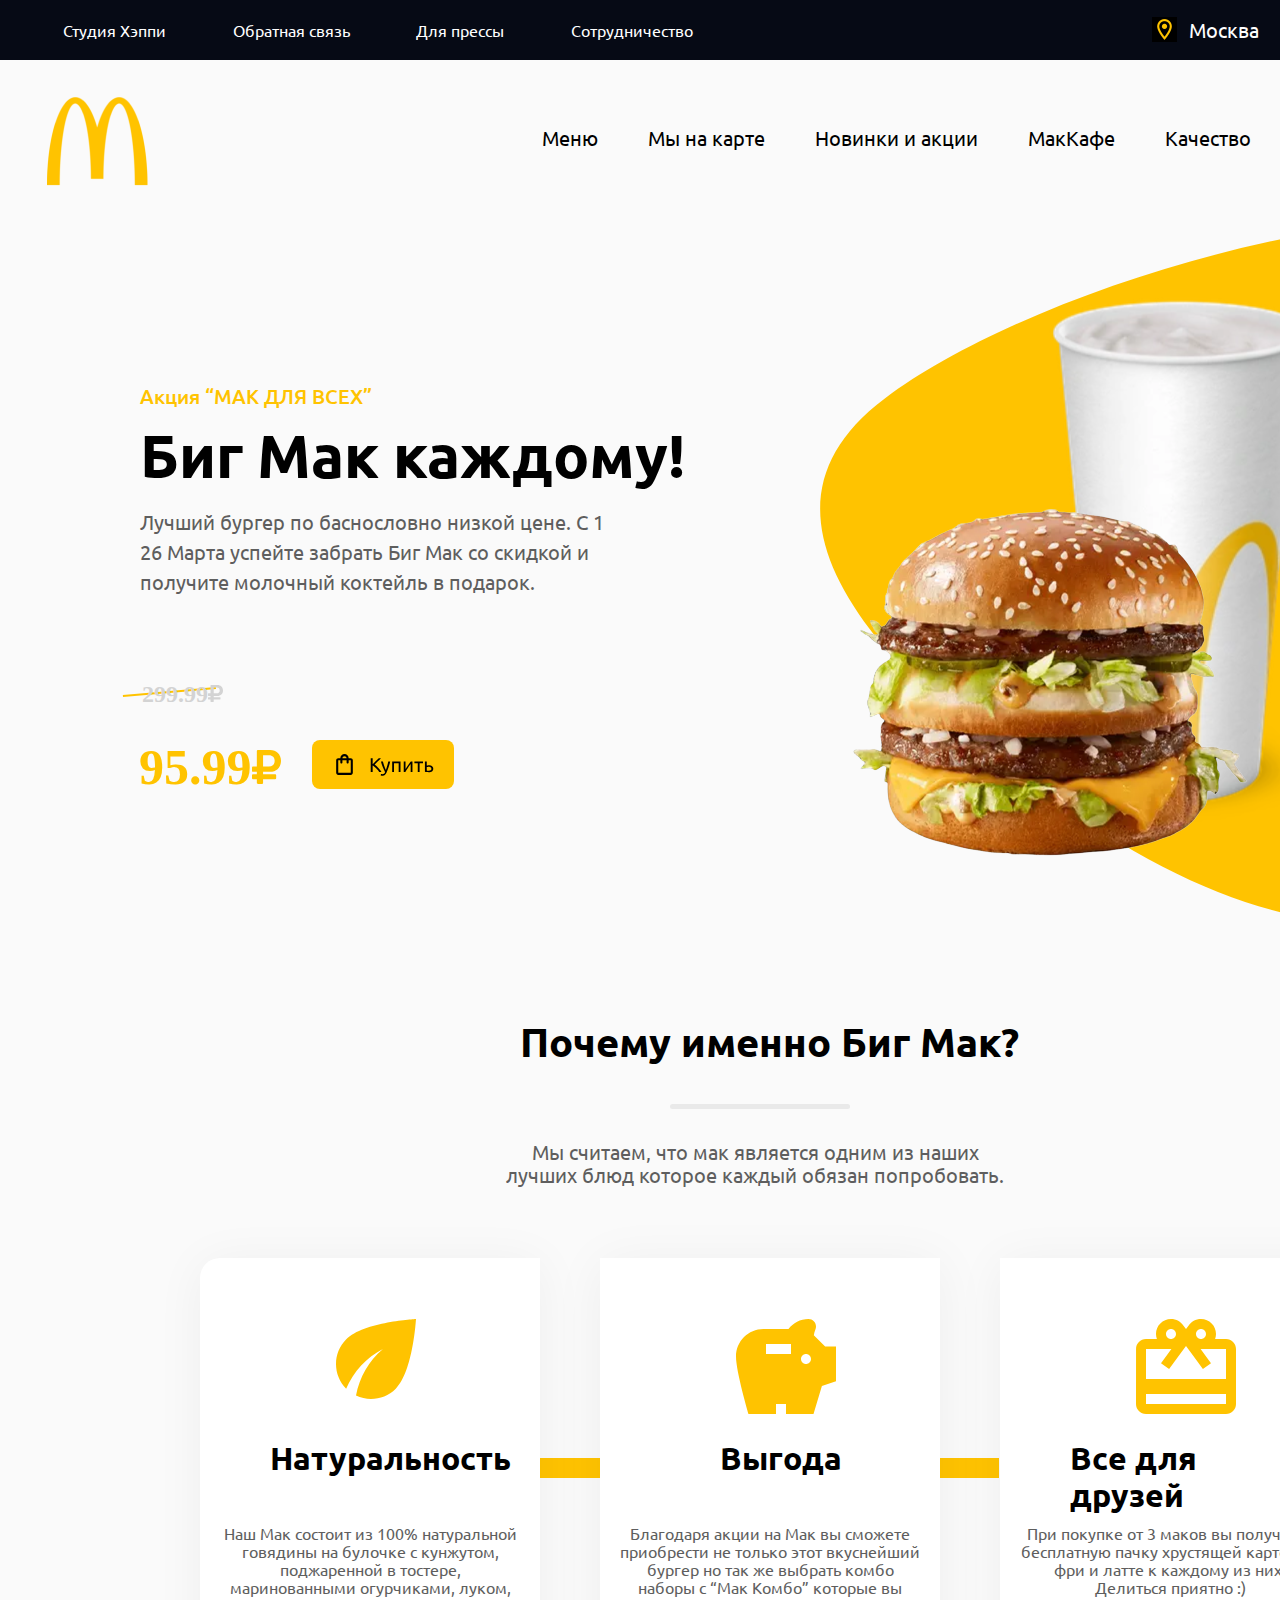
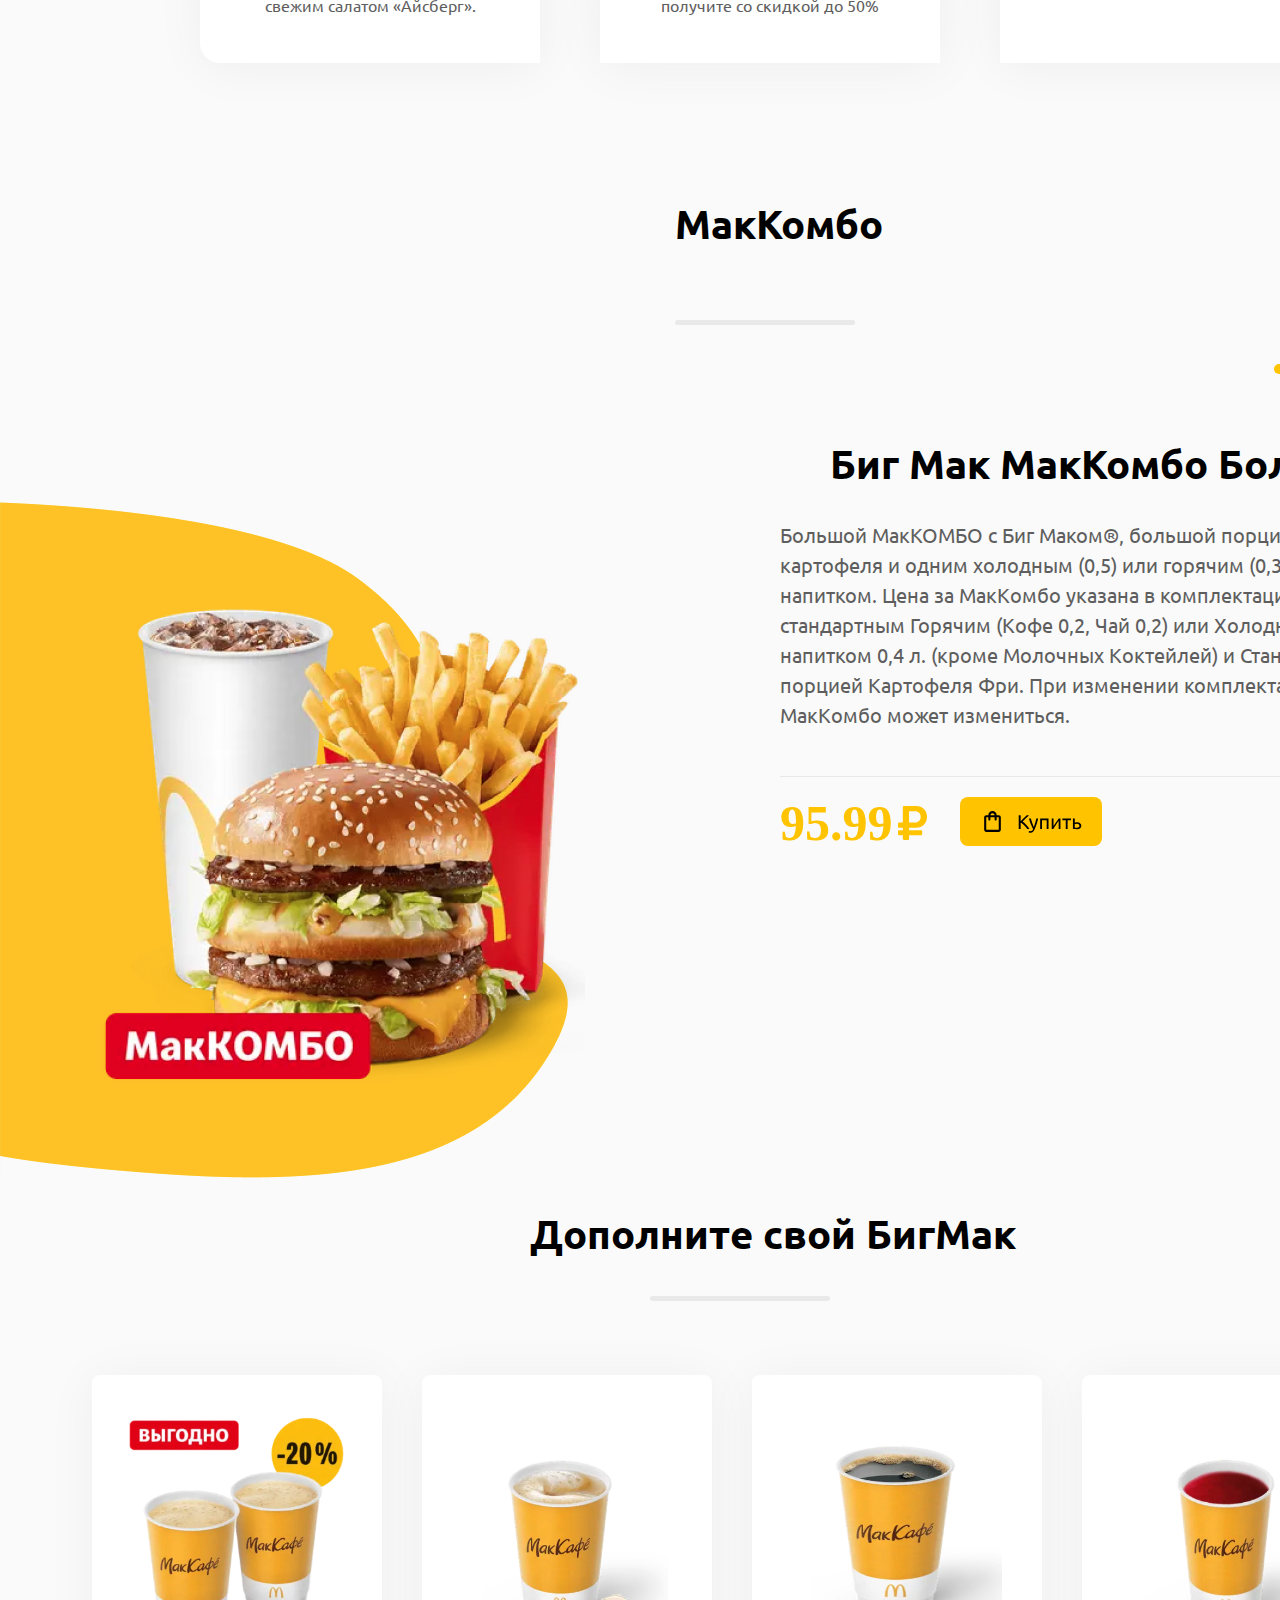
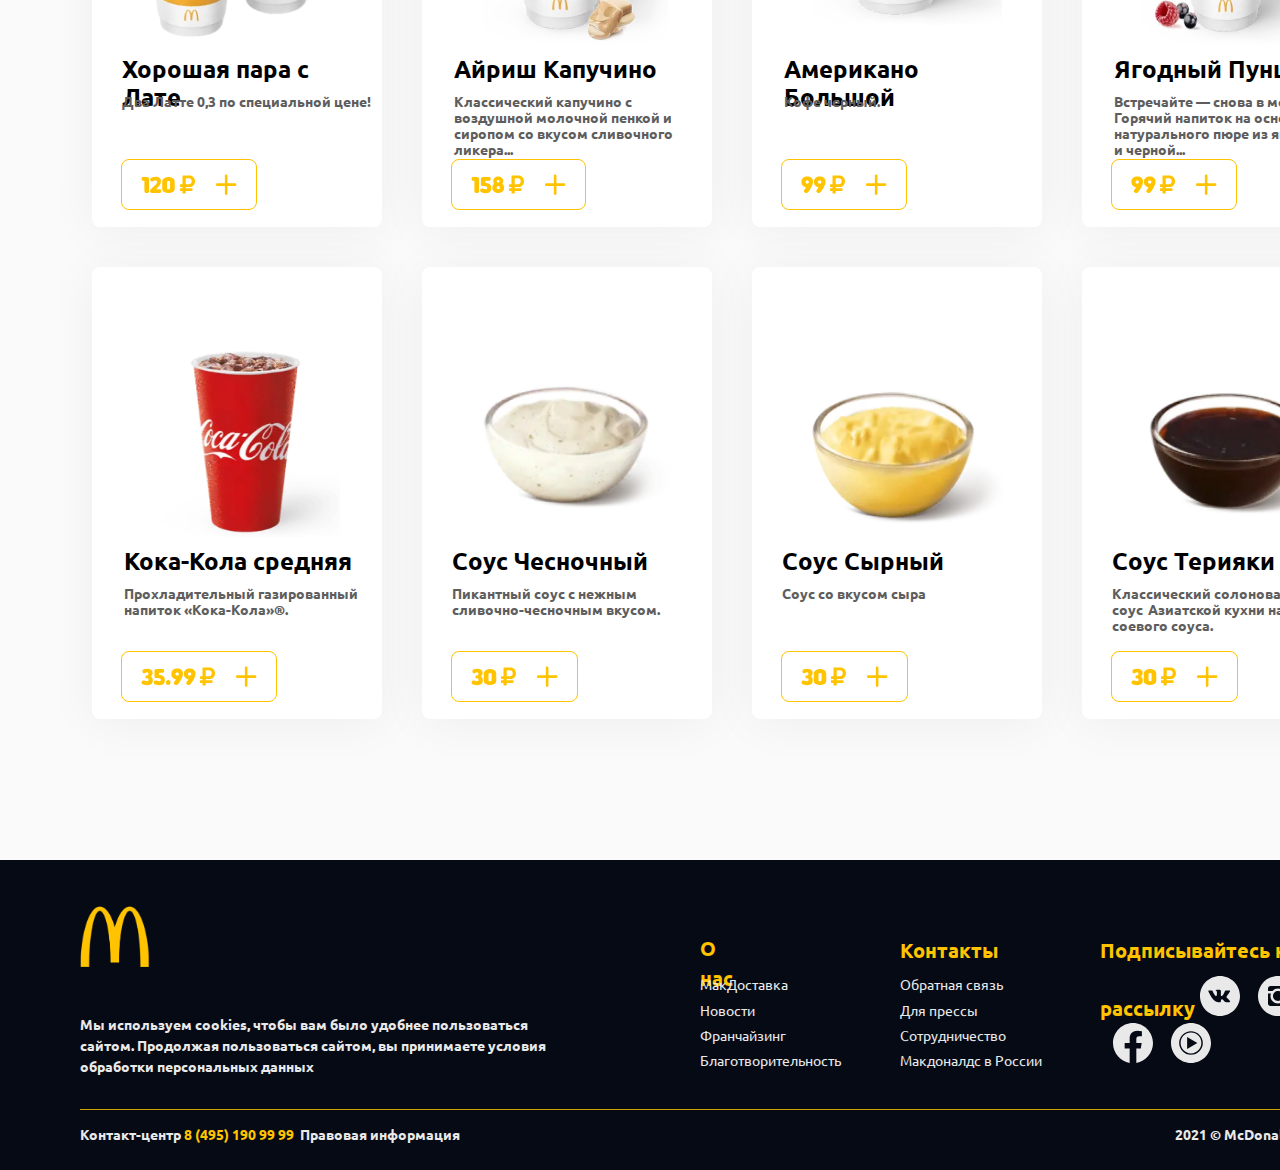
<file: site/root2/index.html>
<!DOCTYPE html>
<html lang="ru" dir="ltr">
  <head>
  <link rel="shortcut icon" href="imgs/logo.ico" type="image/x-icon">
  <meta charset="utf-8">
  	 <meta name="viewport" content="width=device-width, initial-scale=1.0" />
  	 <meta name="viewport" content="width=device-width, initial-scale=1" />
	 <link rel="stylesheet" href="style.css" />
	 <link rel="stylesheet" href="media.css" />
	 <link href='http://fonts.googleapis.com/css?family=Ubuntu&subset=cyrillic,latin' rel='stylesheet' type='text/css' />
    <title>Тестовое задание</title>	
	 </head>
  <body>
  <header>
  <nav>
  <ul>
  <li><a href="#">Студия Хэппи</a></li>
  <li><a href="#">Обратная связь</a></li>
  <li><a href="#">Для прессы</a></li>
  <li><a href="#">Сотрудничество</a></li>
  <span style="display: inline;"><li><a href="#"><img src="imgs/map_mac.png" title="" width="25" height="25" style="top: 17px; position: absolute; left: 90%;" /></a></li>
  <li><a href="#" style="position: absolute; left: 89%; font-size: 20px;">Москва</a></li>
  </span>
  </ul>
  </nav>
  </header>
  <div class="main__content">
  <img src="imgs/mac.png" alt="Макдоналдс" title="" width="" height="" />
  <div class="navi">
  <div class="navi2">
  <p class="p1">Меню</p>
   <p class="p1">Мы на карте</p>
   <p class="p1">Новинки и акции</p>
   <p class="p1">МакКафе</p>
   <p class="p1">Качество</p>
  <button class="p1 btn"><svg width="21" height="21" style="padding-right: 5px;" viewBox="0 0 21 21" fill="none" xmlns="http://www.w3.org/2000/svg">
<path d="M15.1978 11.5416C15.979 11.5416 16.6665 11.1146 17.0207 10.4687L20.7498 3.70831C21.1353 3.02081 20.6353 2.16665 19.8436 2.16665H4.42692L3.44775 0.083313H0.0415039V2.16665H2.12484L5.87484 10.0729L4.46859 12.6146C3.70817 14.0104 4.70817 15.7083 6.2915 15.7083H18.7915V13.625H6.2915L7.43734 11.5416H15.1978ZM5.4165 4.24998H18.0728L15.1978 9.45831H7.88525L5.4165 4.24998ZM6.2915 16.75C5.14567 16.75 4.21859 17.6875 4.21859 18.8333C4.21859 19.9791 5.14567 20.9166 6.2915 20.9166C7.43734 20.9166 8.37484 19.9791 8.37484 18.8333C8.37484 17.6875 7.43734 16.75 6.2915 16.75ZM16.7082 16.75C15.5623 16.75 14.6353 17.6875 14.6353 18.8333C14.6353 19.9791 15.5623 20.9166 16.7082 20.9166C17.854 20.9166 18.7915 19.9791 18.7915 18.8333C18.7915 17.6875 17.854 16.75 16.7082 16.75Z" fill="black"/>
</svg>   Корзина</button>
  </div>
  <div>
  <div id="photo1">
  <svg width="580" height="648" style="position:relative; left:40%;" viewBox="0 0 580 648" fill="none" xmlns="http://www.w3.org/2000/svg" xmlns:xlink="http://www.w3.org/1999/xlink">
<rect y="0.296021" width="733" height="647" fill="url(#pattern0)"/>
<defs>
<pattern id="pattern0" patternContentUnits="objectBoundingBox" width="1" height="1">
<use xlink:href="#image0_17_120" transform="translate(-0.000682128 -0.134467) scale(0.00200273 0.00226893)"/>
</pattern>
<image id="image0_17_120" width="500" height="500" xlink:href="[data-uri]"/>
</defs>
</svg>
</div>
<div id="photo2">
  <svg width="656" height="707" viewBox="0 0 656 707" fill="none" xmlns="http://www.w3.org/2000/svg">
<path d="M64.5002 181.644C199.5 80.1437 507.816 -16.2041 706.816 2.29592C905.816 20.7959 872.5 509.644 748 628.644C623.5 747.644 435 731.796 226.5 576.296C18 420.796 -70.4997 283.144 64.5002 181.644Z" fill="#FFC300"/>
</svg>
</div>
<div id="photo3">
<img src="imgs/big_mac2.png" alt="Макдоналдс" title="" width="500" height="500" />
</div>
</div>
  </div>
  <div style="margin-top: 300px; margin-left: 200px;">
  <p class="par">Акция “МАК ДЛЯ ВСЕХ”</p>
  <p class="big_mac">Биг Мак каждому!</p>
  <p class="best">Лучший бургер по баснословно низкой цене.
С 1 26 Марта успейте забрать Биг Мак со скидкой 
и получите молочный коктейль в подарок.</p>
<div>
<svg width="94" height="10" style="margin-top: 195px; margin-left: -110px;" viewBox="0 0 94 10" fill="none" xmlns="http://www.w3.org/2000/svg">
<line x1="0.914295" y1="9.00368" x2="93.9143" y2="1.00368" stroke="#FFC300" stroke-width="2"/>
</svg>
<p class="price">299.99<svg width="15" height="17" viewBox="0 0 15 17" fill="none" xmlns="http://www.w3.org/2000/svg">
<path d="M9.35 10.9286C12.675 10.9286 15 8.67235 15 5.42903C15 2.18571 12.675 0 9.35 0H2.96875C2.70988 0 2.5 0.203886 2.5 0.455357V1.50571V8.2963H0.46875C0.209883 8.2963 0 8.50019 0 8.75166V10.4732C0 10.7247 0.209883 10.9286 0.46875 10.9286H2.5V12.1429H0.46875C0.209883 12.1429 0 12.3467 0 12.5982V14.1161C0 14.3675 0.209883 14.5714 0.46875 14.5714H2.5V16.5446C2.5 16.7961 2.70988 17 2.96875 17H5.25625C5.51512 17 5.725 16.7961 5.725 16.5446V14.5714H12.0312C12.2901 14.5714 12.5 14.3675 12.5 14.1161V12.5982C12.5 12.3467 12.2901 12.1429 12.0312 12.1429H5.725V10.9286H9.35ZM5.725 2.60874H8.8C10.625 2.60874 11.725 3.71336 11.725 5.42903C11.725 7.16819 10.625 8.2963 8.75 8.2963H5.725V2.60874Z" fill="#D3D3D3"/>
</svg>
</p>
</div>

<p class="actual_pr">95.99<svg width="29" height="34" viewBox="0 0 29 34" fill="none" xmlns="http://www.w3.org/2000/svg">
<path d="M18.0767 21.8571C24.505 21.8571 29 17.3447 29 10.8581C29 4.37143 24.505 0 18.0767 0H5.73958C5.23911 0 4.83333 0.407772 4.83333 0.910714V3.01143V16.5926H0.90625C0.405773 16.5926 0 17.0004 0 17.5033V20.9464C0 21.4494 0.405773 21.8571 0.90625 21.8571H4.83333V24.2857H0.90625C0.405773 24.2857 0 24.6935 0 25.1964V28.2321C0 28.7351 0.405773 29.1429 0.90625 29.1429H4.83333V33.0893C4.83333 33.5922 5.23911 34 5.73958 34H10.1621C10.6626 34 11.0683 33.5922 11.0683 33.0893V29.1429H23.2604C23.7609 29.1429 24.1667 28.7351 24.1667 28.2321V25.1964C24.1667 24.6935 23.7609 24.2857 23.2604 24.2857H11.0683V21.8571H18.0767ZM11.0683 5.21748H17.0133C20.5417 5.21748 22.6683 7.42672 22.6683 10.8581C22.6683 14.3364 20.5417 16.5926 16.9167 16.5926H11.0683V5.21748Z" fill="#FFC300"/>
</svg>
<div style="margin-left: 80px; margin-top: 40px;">
<a href="#openModal"><svg width="142" height="49" viewBox="0 0 142 49" fill="none" xmlns="http://www.w3.org/2000/svg">
<rect width="142" height="49" rx="8" fill="#FFC300"/>
<path d="M38.7501 18.25H36.6667C36.6667 15.9479 34.8022 14.0833 32.5001 14.0833C30.198 14.0833 28.3334 15.9479 28.3334 18.25H26.2501C25.1042 18.25 24.1667 19.1875 24.1667 20.3333V32.8333C24.1667 33.9792 25.1042 34.9167 26.2501 34.9167H38.7501C39.8959 34.9167 40.8334 33.9792 40.8334 32.8333V20.3333C40.8334 19.1875 39.8959 18.25 38.7501 18.25ZM32.5001 16.1667C33.6459 16.1667 34.5834 17.1042 34.5834 18.25H30.4167C30.4167 17.1042 31.3542 16.1667 32.5001 16.1667ZM38.7501 32.8333H26.2501V20.3333H28.3334V22.4167C28.3334 22.9896 28.8022 23.4583 29.3751 23.4583C29.948 23.4583 30.4167 22.9896 30.4167 22.4167V20.3333H34.5834V22.4167C34.5834 22.9896 35.0522 23.4583 35.6251 23.4583C36.198 23.4583 36.6667 22.9896 36.6667 22.4167V20.3333H38.7501V32.8333Z" fill="black"/>
<path d="M68.98 18.14C68.5667 18.5933 68.1 19.1 67.58 19.66C67.06 20.2067 66.5133 20.7733 65.94 21.36C65.38 21.9333 64.82 22.5 64.26 23.06C63.7 23.62 63.1733 24.14 62.68 24.62C63.2533 25.02 63.86 25.5133 64.5 26.1C65.14 26.6867 65.7667 27.3133 66.38 27.98C66.9933 28.6467 67.5667 29.3267 68.1 30.02C68.6467 30.7133 69.1 31.3733 69.46 32H67.18C66.78 31.3733 66.32 30.7467 65.8 30.12C65.28 29.48 64.7267 28.8733 64.14 28.3C63.5667 27.7133 62.98 27.1733 62.38 26.68C61.7933 26.1867 61.22 25.7667 60.66 25.42V32H58.72V18.14H60.66V24.26C61.1267 23.82 61.64 23.3267 62.2 22.78C62.76 22.22 63.3133 21.66 63.86 21.1C64.4067 20.54 64.92 20.0067 65.4 19.5C65.8933 18.98 66.3067 18.5267 66.64 18.14H68.98ZM69.0011 33.94C69.1478 34.0067 69.3344 34.0667 69.5611 34.12C69.8011 34.1867 70.0344 34.22 70.2611 34.22C70.9944 34.22 71.5678 34.0533 71.9811 33.72C72.3944 33.4 72.7678 32.8733 73.1011 32.14C72.2611 30.54 71.4744 28.8467 70.7411 27.06C70.0211 25.26 69.4211 23.44 68.9411 21.6H70.9411C71.0878 22.2 71.2611 22.8467 71.4611 23.54C71.6744 24.2333 71.9078 24.9467 72.1611 25.68C72.4144 26.4133 72.6878 27.1467 72.9811 27.88C73.2744 28.6133 73.5811 29.32 73.9011 30C74.4078 28.6 74.8478 27.2133 75.2211 25.84C75.5944 24.4667 75.9478 23.0533 76.2811 21.6H78.2011C77.7211 23.56 77.1878 25.4467 76.6011 27.26C76.0144 29.06 75.3811 30.7467 74.7011 32.32C74.4344 32.92 74.1544 33.4333 73.8611 33.86C73.5811 34.3 73.2678 34.66 72.9211 34.94C72.5744 35.22 72.1811 35.4267 71.7411 35.56C71.3144 35.6933 70.8278 35.76 70.2811 35.76C70.1344 35.76 69.9811 35.7467 69.8211 35.72C69.6611 35.7067 69.5011 35.68 69.3411 35.64C69.1944 35.6133 69.0544 35.58 68.9211 35.54C68.8011 35.5 68.7144 35.4667 68.6611 35.44L69.0011 33.94ZM88.5225 32H86.6625V23.16H82.0225V32H80.1625V21.6H88.5225V32ZM100.465 21.6V32H98.665V24.08C98.265 24.5867 97.825 25.18 97.345 25.86C96.865 26.54 96.385 27.2467 95.905 27.98C95.425 28.7 94.965 29.4133 94.525 30.12C94.085 30.8267 93.705 31.4533 93.385 32H91.725V21.6H93.525V29.08C93.8717 28.5067 94.265 27.88 94.705 27.2C95.145 26.5067 95.5983 25.8267 96.065 25.16C96.545 24.48 97.0183 23.8333 97.485 23.22C97.965 22.5933 98.4117 22.0533 98.825 21.6H100.465ZM110.999 21.6V23.16H107.619V32H105.759V23.16H102.379V21.6H110.999ZM116.856 30.7C117.643 30.7 118.263 30.5467 118.716 30.24C119.17 29.9333 119.396 29.44 119.396 28.76C119.396 28.4267 119.33 28.14 119.196 27.9C119.063 27.66 118.876 27.4667 118.636 27.32C118.41 27.16 118.143 27.0467 117.836 26.98C117.53 26.9 117.203 26.86 116.856 26.86C116.496 26.86 116.123 26.8733 115.736 26.9C115.363 26.9133 115.043 26.9533 114.776 27.02V30.6C114.856 30.6133 114.976 30.6267 115.136 30.64C115.296 30.6533 115.47 30.6667 115.656 30.68C115.856 30.68 116.056 30.6867 116.256 30.7C116.47 30.7 116.67 30.7 116.856 30.7ZM112.916 31.78V21.6H114.776V25.58C114.883 25.5533 115.023 25.5267 115.196 25.5C115.383 25.4733 115.576 25.4467 115.776 25.42C115.99 25.3933 116.21 25.3733 116.436 25.36C116.663 25.3467 116.876 25.34 117.076 25.34C117.65 25.34 118.19 25.4067 118.696 25.54C119.203 25.66 119.643 25.86 120.016 26.14C120.403 26.4067 120.71 26.76 120.936 27.2C121.163 27.6267 121.276 28.14 121.276 28.74C121.276 29.3667 121.17 29.9 120.956 30.34C120.743 30.78 120.436 31.14 120.036 31.42C119.636 31.7 119.156 31.9 118.596 32.02C118.05 32.1533 117.436 32.22 116.756 32.22C116.09 32.22 115.436 32.18 114.796 32.1C114.156 32.0333 113.53 31.9267 112.916 31.78Z" fill="black"/>
</svg></a>
<div id="openModal" class="modalDialog">
	<a href="#1" title="Закрыть" class="close"></a>
	<div>
		<img src="imgs/big_mac.png" class="popup_img" alt="Макдоналдс" title="" width="250" height="250" />
		<p class="popup_t1">Биг Мак</p>
		<p class="popup_t2">Большой бургер с двумя рублеными бифштексами из 100% говядины на булочке с кунжутом, поджаренной в тостере, маринованными огурчиками, луком, свежим салатом «Айсберг», ломтиком плавленого сыра «Чеддер» и специальным соусом «Биг Мак».</p>
	<svg width="410" height="2" style="margin-left: 380px;" viewBox="0 0 410 2" fill="none" xmlns="http://www.w3.org/2000/svg">
<line x1="8.74228e-08" y1="1" x2="410" y2="1.00004" stroke="#FFC300" stroke-width="2"/>
</svg>
		<p class="popup_p1">Особые пожелания</p>
		<div class="md_check">
		
  <input type="checkbox" id="scales1" name="scales" checked>
  <label for="scales1">Убрать Салат</label>
  <hr>
  <input type="checkbox" id="checks2" name="checks">
  <label for="checks2">Убрать Сыр</label>
  <hr>
  <input type="checkbox" id="checks3" name="checks">
  <label for="checks3">Убрать Соль</label>
    <hr>
  <input type="checkbox" id="checks4" name="checks">
  <label for="checks4">Убрать Бифштекс</label>
    <hr>
	 <input type="checkbox" id="checks5" name="checks">
  <label for="checks5">Убрать Соус Биг Мак</label>
    <hr>
</div>

<div class="md_check2">
<input type="checkbox" id="checks6" name="checks">
  <label for="checks6">Убрать Лук восст.</label>
    <hr>
  <input type="checkbox" id="checks7" name="checks">
  <label for="checks7">Дополнительно Сыр</label>
    <hr>
	 <input type="checkbox" id="checks8" name="checks">
  <label for="checks8">Убрать Огурец маринов.</label>
    <hr>
</div>

<p class="popup_p2">Напиток</p>

<div class="md_radio">
<input type="radio" id="radio1" name="checks" checked>
  <label for="radio1">Кока-Кола</label>
    <hr>
  <input type="radio" id="radio2" name="checks">
  <label for="radio2">Кока-Кола Зеро</label>
    <hr>
</div>

<div class="md_radio2">
<input type="radio" id="radio3" name="checks">
  <label for="radio3">Американо большой</label>
    <hr>
  <input type="radio" id="radio4" name="checks">
  <label for="radio4">Спрайт</label>
    <hr>
	<svg width="410" height="2" style="margin-left: -210px;" viewBox="0 0 410 2" fill="none" xmlns="http://www.w3.org/2000/svg">
<line x1="-8.74228e-08" y1="1" x2="410" y2="0.999964" stroke="#FFC300" stroke-width="2"/>
</svg>
</div>
<div class="md">

<div>
<h3>Итого:</h3>
<div style="position: absolute; top: 65px;">
<svg width="30" height="30" viewBox="0 0 30 30" fill="none" xmlns="http://www.w3.org/2000/svg">
<circle cx="15" cy="15" r="14.5" fill="white" stroke="#E9E9E9"/>
<path d="M22.47 14.0701H16.17H14.07H7.76997C7.49149 14.0701 7.22442 14.1807 7.02751 14.3776C6.8306 14.5745 6.71997 14.8416 6.71997 15.1201C6.71997 15.3985 6.8306 15.6656 7.02751 15.8625C7.22442 16.0594 7.49149 16.1701 7.76997 16.1701H14.07H16.17H22.47C22.7484 16.1701 23.0155 16.0594 23.2124 15.8625C23.4093 15.6656 23.52 15.3985 23.52 15.1201C23.52 14.8416 23.4093 14.5745 23.2124 14.3776C23.0155 14.1807 22.7484 14.0701 22.47 14.0701Z" fill="#E9E9E9"/>
</svg>
</div>
<span style="position: absolute; top: 70px; left: 45px;">1</span>
<div style="position: absolute; margin-left: 70px; top: 65px;">
<svg width="30" height="30" viewBox="0 0 30 30" fill="none" xmlns="http://www.w3.org/2000/svg">
<circle cx="15" cy="15" r="14.5" fill="white" stroke="#FFC300"/>
<path d="M22.47 14.07H16.17V7.76997C16.17 7.49149 16.0593 7.22442 15.8624 7.02751C15.6655 6.8306 15.3984 6.71997 15.12 6.71997C14.8415 6.71997 14.5744 6.8306 14.3775 7.02751C14.1806 7.22442 14.07 7.49149 14.07 7.76997V14.07H7.76997C7.49149 14.07 7.22442 14.1806 7.02751 14.3775C6.8306 14.5744 6.71997 14.8415 6.71997 15.12C6.71997 15.3984 6.8306 15.6655 7.02751 15.8624C7.22442 16.0593 7.49149 16.17 7.76997 16.17H14.07V22.47C14.07 22.7484 14.1806 23.0155 14.3775 23.2124C14.5744 23.4093 14.8415 23.52 15.12 23.52C15.3984 23.52 15.6655 23.4093 15.8624 23.2124C16.0593 23.0155 16.17 22.7484 16.17 22.47V16.17H22.47C22.7484 16.17 23.0155 16.0593 23.2124 15.8624C23.4093 15.6655 23.52 15.3984 23.52 15.12C23.52 14.8415 23.4093 14.5744 23.2124 14.3775C23.0155 14.1806 22.7484 14.07 22.47 14.07Z" fill="#FFC300"/>
</svg>
</div>
<div class="md_par">
<p>95.99<svg width="19" height="21" style="margin-left: 5px;" viewBox="0 0 29 34" fill="none" xmlns="http://www.w3.org/2000/svg">
<path d="M18.0767 21.8571C24.505 21.8571 29 17.3447 29 10.8581C29 4.37143 24.505 0 18.0767 0H5.73958C5.23911 0 4.83333 0.407772 4.83333 0.910714V3.01143V16.5926H0.90625C0.405773 16.5926 0 17.0004 0 17.5033V20.9464C0 21.4494 0.405773 21.8571 0.90625 21.8571H4.83333V24.2857H0.90625C0.405773 24.2857 0 24.6935 0 25.1964V28.2321C0 28.7351 0.405773 29.1429 0.90625 29.1429H4.83333V33.0893C4.83333 33.5922 5.23911 34 5.73958 34H10.1621C10.6626 34 11.0683 33.5922 11.0683 33.0893V29.1429H23.2604C23.7609 29.1429 24.1667 28.7351 24.1667 28.2321V25.1964C24.1667 24.6935 23.7609 24.2857 23.2604 24.2857H11.0683V21.8571H18.0767ZM11.0683 5.21748H17.0133C20.5417 5.21748 22.6683 7.42672 22.6683 10.8581C22.6683 14.3364 20.5417 16.5926 16.9167 16.5926H11.0683V5.21748Z" fill="#FFC300"/>
</svg>
</p>
</div>

<button class="btn_md">Оформить заказ</button>

</div>
	</div>
</div>


</div>
</p>
<div class="why_bigmac">
<p>Почему именно Биг Мак?</p>
<svg width="180" height="5" style="margin-left: 150px; margin-bottom: 50px;" viewBox="0 0 180 5" fill="none" xmlns="http://www.w3.org/2000/svg">
<rect width="180" height="5" rx="2.5" fill="#E9E9E9"/>
</svg>

</div>

<div class="par2">
<p>Мы считаем, что мак является одним из наших лучших блюд которое каждый обязан попробовать.</p>
</div>

<div class="block_s">
<div style="position: absolute; margin-top: 200px; margin-left: 400px;">
<svg width="549" height="20" viewBox="0 0 549 20" fill="none" xmlns="http://www.w3.org/2000/svg">
<rect width="549" height="20" fill="#FFC300"/>
</svg>
</div>
<div class="block1">
<div class="s1">
<svg width="80" height="80" viewBox="0 0 80 80" fill="none" xmlns="http://www.w3.org/2000/svg">
<path d="M10.25 20.25C-3.39997 33.9 -3.39997 56 10.15 69.65C17.5 52.65 30.6 38.45 46.95 30C33.1 41.7 23.4 58.05 20 76.6C33 82.75 49 80.5 59.75 69.75C77.15 52.35 80 0 80 0C80 0 27.65 2.85 10.25 20.25Z" fill="#FFC300"/>
</svg>
</div>
<p class="par3">Натуральность</p>
<p class="par4">Наш Мак состоит из 100% натуральной говядины на булочке с кунжутом, поджаренной в тостере, маринованными огурчиками, луком, свежим салатом «Айсберг».</p>
</div>

<div class="block2">
<div class="s1">
<svg width="100" height="95" viewBox="0 0 100 95" fill="none" xmlns="http://www.w3.org/2000/svg">
<path d="M89.15 27.5L77.8 16.15C78.15 14.05 78.7 12.1 79.4 10.4C79.8 9.5 80 8.55 80 7.5C80 3.35 76.65 0 72.5 0C64.3 0 57.05 3.95 52.5 10H27.5C12.3 10 0 22.3 0 37.5C0 52.7 12.5 95 12.5 95H40V85H50V95H77.5L85.9 67.05L100 62.35V27.5H89.15ZM55 35H30V25H55V35ZM70 45C67.25 45 65 42.75 65 40C65 37.25 67.25 35 70 35C72.75 35 75 37.25 75 40C75 42.75 72.75 45 70 45Z" fill="#FFC300"/>
</svg>
</div>
<p class="par3" style="left: 120px;">Выгода</p>
<p class="par4">Благодаря акции на Мак вы сможете приобрести не только этот вкуснейший бургер но так же выбрать комбо наборы с “Мак Комбо” которые вы получите со скидкой до 50%</p>
</div>
<div class="block3">
<div class="s1">
<svg width="100" height="95" viewBox="0 0 100 95" fill="none" xmlns="http://www.w3.org/2000/svg">
<path d="M90 20H79.1C79.65 18.45 80 16.75 80 15C80 6.7 73.3 0 65 0C59.75 0 55.2 2.7 52.5 6.75L50 10.1L47.5 6.7C44.8 2.7 40.25 0 35 0C26.7 0 20 6.7 20 15C20 16.75 20.35 18.45 20.9 20H10C4.45 20 0.05 24.45 0.05 30L0 85C0 90.55 4.45 95 10 95H90C95.55 95 100 90.55 100 85V30C100 24.45 95.55 20 90 20ZM65 10C67.75 10 70 12.25 70 15C70 17.75 67.75 20 65 20C62.25 20 60 17.75 60 15C60 12.25 62.25 10 65 10ZM35 10C37.75 10 40 12.25 40 15C40 17.75 37.75 20 35 20C32.25 20 30 17.75 30 15C30 12.25 32.25 10 35 10ZM90 85H10V75H90V85ZM90 60H10V30H35.4L25 44.15L33.1 50L45 33.8L50 27L55 33.8L66.9 50L75 44.15L64.6 30H90V60Z" fill="#FFC300"/>
</svg>
</div>
<p class="par3">Все для друзей</p>
<p class="par4">При покупке от 3 маков вы получаете
бесплатную пачку хрустящей картошки фри и латте к каждому из них.
Делиться приятно :)</p>
</div>

</div>

<div class="par5">
<p>МакКомбо</p>
<svg width="180" height="5" style="" viewBox="0 0 180 5" fill="none" xmlns="http://www.w3.org/2000/svg">
<rect width="180" height="5" rx="2.5" fill="#E9E9E9"/>
</svg>
</div>

<div class="img1">
<img src="imgs/mac_combo.png" alt="Макдоналдс" title="" width="" height="" />
</div>
<div class="ellipse">
<svg width="90" height="10" viewBox="0 0 90 10" fill="none" xmlns="http://www.w3.org/2000/svg">
<rect width="30" height="10" rx="5" fill="#FFC300"/>
<circle cx="45" cy="5" r="5" fill="#D3D3D3"/>
<circle cx="65" cy="5" r="5" fill="#D3D3D3"/>
<circle cx="85" cy="5" r="5" fill="#D3D3D3"/>
</svg>
</div>
<div class="par6">
<p>Биг Мак МакКомбо Большой</p>
</div>
<div class="par7">
<p>Большой МакКОМБО с Биг Маком®, большой порцией картофеля и одним холодным (0,5) или горячим (0,3 или 0,4) напитком. Цена за МакКомбо указана в комплектации со стандартным Горячим (Кофе 0,2, Чай 0,2) или Холодным напитком 0,4 л. (кроме Молочных Коктейлей) и Стандартной порцией Картофеля Фри. При изменении комплектации цена МакКомбо может измениться.</p>
</div>
<div class="und">
<svg width="600" height="1" viewBox="0 0 600 1" fill="none" xmlns="http://www.w3.org/2000/svg">
<line x1="4.37114e-08" y1="0.5" x2="600" y2="0.500052" stroke="#E9E9E9"/>
</svg>
</div>

<div class="par8">
<p>95.99<svg width="29" height="34" style="margin-left: 5px;" viewBox="0 0 29 34" fill="none" xmlns="http://www.w3.org/2000/svg">
<path d="M18.0767 21.8571C24.505 21.8571 29 17.3447 29 10.8581C29 4.37143 24.505 0 18.0767 0H5.73958C5.23911 0 4.83333 0.407772 4.83333 0.910714V3.01143V16.5926H0.90625C0.405773 16.5926 0 17.0004 0 17.5033V20.9464C0 21.4494 0.405773 21.8571 0.90625 21.8571H4.83333V24.2857H0.90625C0.405773 24.2857 0 24.6935 0 25.1964V28.2321C0 28.7351 0.405773 29.1429 0.90625 29.1429H4.83333V33.0893C4.83333 33.5922 5.23911 34 5.73958 34H10.1621C10.6626 34 11.0683 33.5922 11.0683 33.0893V29.1429H23.2604C23.7609 29.1429 24.1667 28.7351 24.1667 28.2321V25.1964C24.1667 24.6935 23.7609 24.2857 23.2604 24.2857H11.0683V21.8571H18.0767ZM11.0683 5.21748H17.0133C20.5417 5.21748 22.6683 7.42672 22.6683 10.8581C22.6683 14.3364 20.5417 16.5926 16.9167 16.5926H11.0683V5.21748Z" fill="#FFC300"/>
</svg>
</p>	
<div style="margin-left: 180px; margin-top: -105px;">
<a href="#openModal">
<svg width="142" height="49" viewBox="0 0 142 49" fill="none" xmlns="http://www.w3.org/2000/svg">
<rect width="142" height="49" rx="8" fill="#FFC300"/>
<path d="M38.7501 18.25H36.6667C36.6667 15.9479 34.8022 14.0833 32.5001 14.0833C30.198 14.0833 28.3334 15.9479 28.3334 18.25H26.2501C25.1042 18.25 24.1667 19.1875 24.1667 20.3333V32.8333C24.1667 33.9792 25.1042 34.9167 26.2501 34.9167H38.7501C39.8959 34.9167 40.8334 33.9792 40.8334 32.8333V20.3333C40.8334 19.1875 39.8959 18.25 38.7501 18.25ZM32.5001 16.1667C33.6459 16.1667 34.5834 17.1042 34.5834 18.25H30.4167C30.4167 17.1042 31.3542 16.1667 32.5001 16.1667ZM38.7501 32.8333H26.2501V20.3333H28.3334V22.4167C28.3334 22.9896 28.8022 23.4583 29.3751 23.4583C29.948 23.4583 30.4167 22.9896 30.4167 22.4167V20.3333H34.5834V22.4167C34.5834 22.9896 35.0522 23.4583 35.6251 23.4583C36.198 23.4583 36.6667 22.9896 36.6667 22.4167V20.3333H38.7501V32.8333Z" fill="black"/>
<path d="M68.98 18.14C68.5667 18.5933 68.1 19.1 67.58 19.66C67.06 20.2067 66.5133 20.7733 65.94 21.36C65.38 21.9333 64.82 22.5 64.26 23.06C63.7 23.62 63.1733 24.14 62.68 24.62C63.2533 25.02 63.86 25.5133 64.5 26.1C65.14 26.6867 65.7667 27.3133 66.38 27.98C66.9933 28.6467 67.5667 29.3267 68.1 30.02C68.6467 30.7133 69.1 31.3733 69.46 32H67.18C66.78 31.3733 66.32 30.7467 65.8 30.12C65.28 29.48 64.7267 28.8733 64.14 28.3C63.5667 27.7133 62.98 27.1733 62.38 26.68C61.7933 26.1867 61.22 25.7667 60.66 25.42V32H58.72V18.14H60.66V24.26C61.1267 23.82 61.64 23.3267 62.2 22.78C62.76 22.22 63.3133 21.66 63.86 21.1C64.4067 20.54 64.92 20.0067 65.4 19.5C65.8933 18.98 66.3067 18.5267 66.64 18.14H68.98ZM69.0011 33.94C69.1478 34.0067 69.3344 34.0667 69.5611 34.12C69.8011 34.1867 70.0344 34.22 70.2611 34.22C70.9944 34.22 71.5678 34.0533 71.9811 33.72C72.3944 33.4 72.7678 32.8733 73.1011 32.14C72.2611 30.54 71.4744 28.8467 70.7411 27.06C70.0211 25.26 69.4211 23.44 68.9411 21.6H70.9411C71.0878 22.2 71.2611 22.8467 71.4611 23.54C71.6744 24.2333 71.9078 24.9467 72.1611 25.68C72.4144 26.4133 72.6878 27.1467 72.9811 27.88C73.2744 28.6133 73.5811 29.32 73.9011 30C74.4078 28.6 74.8478 27.2133 75.2211 25.84C75.5944 24.4667 75.9478 23.0533 76.2811 21.6H78.2011C77.7211 23.56 77.1878 25.4467 76.6011 27.26C76.0144 29.06 75.3811 30.7467 74.7011 32.32C74.4344 32.92 74.1544 33.4333 73.8611 33.86C73.5811 34.3 73.2678 34.66 72.9211 34.94C72.5744 35.22 72.1811 35.4267 71.7411 35.56C71.3144 35.6933 70.8278 35.76 70.2811 35.76C70.1344 35.76 69.9811 35.7467 69.8211 35.72C69.6611 35.7067 69.5011 35.68 69.3411 35.64C69.1944 35.6133 69.0544 35.58 68.9211 35.54C68.8011 35.5 68.7144 35.4667 68.6611 35.44L69.0011 33.94ZM88.5225 32H86.6625V23.16H82.0225V32H80.1625V21.6H88.5225V32ZM100.465 21.6V32H98.665V24.08C98.265 24.5867 97.825 25.18 97.345 25.86C96.865 26.54 96.385 27.2467 95.905 27.98C95.425 28.7 94.965 29.4133 94.525 30.12C94.085 30.8267 93.705 31.4533 93.385 32H91.725V21.6H93.525V29.08C93.8717 28.5067 94.265 27.88 94.705 27.2C95.145 26.5067 95.5983 25.8267 96.065 25.16C96.545 24.48 97.0183 23.8333 97.485 23.22C97.965 22.5933 98.4117 22.0533 98.825 21.6H100.465ZM110.999 21.6V23.16H107.619V32H105.759V23.16H102.379V21.6H110.999ZM116.856 30.7C117.643 30.7 118.263 30.5467 118.716 30.24C119.17 29.9333 119.396 29.44 119.396 28.76C119.396 28.4267 119.33 28.14 119.196 27.9C119.063 27.66 118.876 27.4667 118.636 27.32C118.41 27.16 118.143 27.0467 117.836 26.98C117.53 26.9 117.203 26.86 116.856 26.86C116.496 26.86 116.123 26.8733 115.736 26.9C115.363 26.9133 115.043 26.9533 114.776 27.02V30.6C114.856 30.6133 114.976 30.6267 115.136 30.64C115.296 30.6533 115.47 30.6667 115.656 30.68C115.856 30.68 116.056 30.6867 116.256 30.7C116.47 30.7 116.67 30.7 116.856 30.7ZM112.916 31.78V21.6H114.776V25.58C114.883 25.5533 115.023 25.5267 115.196 25.5C115.383 25.4733 115.576 25.4467 115.776 25.42C115.99 25.3933 116.21 25.3733 116.436 25.36C116.663 25.3467 116.876 25.34 117.076 25.34C117.65 25.34 118.19 25.4067 118.696 25.54C119.203 25.66 119.643 25.86 120.016 26.14C120.403 26.4067 120.71 26.76 120.936 27.2C121.163 27.6267 121.276 28.14 121.276 28.74C121.276 29.3667 121.17 29.9 120.956 30.34C120.743 30.78 120.436 31.14 120.036 31.42C119.636 31.7 119.156 31.9 118.596 32.02C118.05 32.1533 117.436 32.22 116.756 32.22C116.09 32.22 115.436 32.18 114.796 32.1C114.156 32.0333 113.53 31.9267 112.916 31.78Z" fill="black"/>
</svg></a>
</div>

</div>

<div class="add_big">
<p>Дополните свой БигМак</p>
<svg width="180" height="5" style="margin-left: 120px; margin-bottom: 50px;" viewBox="0 0 180 5" fill="none" xmlns="http://www.w3.org/2000/svg">
<rect width="180" height="5" rx="2.5" fill="#E9E9E9"/>
</svg>
</div>

<div class="foot_blocks">

<div class="foot_block1">
<div style="position: absolute; top: 40px; left: 30px;">
<img src="imgs/20proc.png" alt="Макдоналдс" title="" width="225" height="225" />
<div style="position: absolute; top: 230px;">
<p class="p_1">Хорошая пара с Лате</p>
<p class="p2">Два Латте 0,3 по специальной цене!</p>
</div>

</div>
<svg width="136" height="51" style="position: absolute; top: 85%; left: 10%;" viewBox="0 0 136 51" fill="none" xmlns="http://www.w3.org/2000/svg">
<rect x="0.5" y="0.5" width="135" height="50" rx="7.5" fill="white"/>
<path d="M23.3984 31.8906V21.8359H22.4141C21.1953 21.8359 20.5859 21.2148 20.5859 19.9727C20.5859 18.7305 21.1953 18.1094 22.4141 18.1094H25.7188C27.2812 18.1094 28.0625 18.7891 28.0625 20.1484V31.8906C28.0625 33.2578 27.2852 33.9375 25.7305 33.9297C24.1758 33.9219 23.3984 33.2422 23.3984 31.8906ZM35.0586 30.2031C38.0898 27.5469 39.7031 25.2344 39.8984 23.2656C40.0938 21.2969 39.6914 19.8789 38.6914 19.0117C37.6992 18.1445 36.4727 17.7109 35.0117 17.7109C33.5586 17.7109 32.2266 17.9414 31.0156 18.4023C29.8047 18.8633 29.1992 19.4844 29.1992 20.2656C29.1992 21.0391 29.375 21.6094 29.7266 21.9766C30.0859 22.3359 30.4219 22.5156 30.7344 22.5156C31.0469 22.5156 31.5938 22.3125 32.375 21.9062C33.1641 21.5 34.0781 21.3594 35.1172 21.4844C36.1562 21.6016 36.4258 22.3594 35.9258 23.7578C35.4336 25.1562 33.5273 27.125 30.207 29.6641C29.4414 30.1016 29.0586 30.918 29.0586 32.1133C29.0586 33.3086 29.6445 33.9062 30.8164 33.9062H38.7617C39.7461 33.9062 40.2383 33.2891 40.2383 32.0547C40.2383 30.8203 39.7383 30.2031 38.7383 30.2031H35.0586ZM53.7031 29.6406C53.7031 31.0469 53.0508 32.1367 51.7461 32.9102C50.4492 33.6836 49.0312 34.0703 47.4922 34.0703C45.9531 34.0703 44.5234 33.6953 43.2031 32.9453C41.8906 32.1953 41.2344 31.0938 41.2344 29.6406V22.4922C41.2344 21.0391 41.8906 19.9375 43.2031 19.1875C44.5234 18.4375 45.9727 18.0625 47.5508 18.0625C49.1367 18.0625 50.5586 18.4297 51.8164 19.1641C53.0742 19.8984 53.7031 21.0078 53.7031 22.4922V29.6406ZM49.0625 28.9609V23.1719C49.0625 22.3281 48.5508 21.9062 47.5273 21.9062C46.5039 21.9062 45.9922 22.3281 45.9922 23.1719V28.9609C45.9922 29.8516 46.5039 30.2969 47.5273 30.2969C48.5508 30.2969 49.0625 29.8516 49.0625 28.9609Z" fill="#FFC300"/>
<path d="M68.35 28.0714C71.675 28.0714 74 25.6825 74 22.2484C74 18.8143 71.675 16.5 68.35 16.5H61.9688C61.7099 16.5 61.5 16.7159 61.5 16.9821V18.0943V25.2843H59.4688C59.2099 25.2843 59 25.5002 59 25.7665V27.5893C59 27.8555 59.2099 28.0714 59.4688 28.0714H61.5V29.3571H59.4688C59.2099 29.3571 59 29.573 59 29.8393V31.4464C59 31.7127 59.2099 31.9286 59.4688 31.9286H61.5V34.0179C61.5 34.2841 61.7099 34.5 61.9688 34.5H64.2562C64.5151 34.5 64.725 34.2841 64.725 34.0179V31.9286H71.0312C71.2901 31.9286 71.5 31.7127 71.5 31.4464V29.8393C71.5 29.573 71.2901 29.3571 71.0312 29.3571H64.725V28.0714H68.35ZM64.725 19.2622H67.8C69.625 19.2622 70.725 20.4318 70.725 22.2484C70.725 24.0899 69.625 25.2843 67.75 25.2843H64.725V19.2622Z" fill="#FFC300"/>
<path d="M114.13 24.3632H106.43V16.6632C106.43 16.3229 106.295 15.9964 106.054 15.7558C105.813 15.5151 105.487 15.3799 105.147 15.3799C104.806 15.3799 104.48 15.5151 104.239 15.7558C103.998 15.9964 103.863 16.3229 103.863 16.6632V24.3632H96.1632C95.8229 24.3632 95.4964 24.4984 95.2558 24.7391C95.0151 24.9798 94.8799 25.3062 94.8799 25.6466C94.8799 25.9869 95.0151 26.3133 95.2558 26.554C95.4964 26.7947 95.8229 26.9299 96.1632 26.9299H103.863V34.6299C103.863 34.9702 103.998 35.2967 104.239 35.5373C104.48 35.778 104.806 35.9132 105.147 35.9132C105.487 35.9132 105.813 35.778 106.054 35.5373C106.295 35.2967 106.43 34.9702 106.43 34.6299V26.9299H114.13C114.47 26.9299 114.797 26.7947 115.037 26.554C115.278 26.3133 115.413 25.9869 115.413 25.6466C115.413 25.3062 115.278 24.9798 115.037 24.7391C114.797 24.4984 114.47 24.3632 114.13 24.3632Z" fill="#FFC300"/>
<rect x="0.5" y="0.5" width="135" height="50" rx="7.5" stroke="#FFC300"/>
</svg>
</div>

<div class="foot_block2">
<div style="position: absolute; top: 80px; left: 60px;">
<img src="imgs/foot_block2.png" alt="Макдоналдс" title="" width="190" height="190" />
<div style="position: absolute; top: 190px; left: -15%;">
<p class="p_1">Айриш Капучино</p>
<p class="p2">Классический капучино с воздушной молочной пенкой и сиропом со вкусом сливочного ликера...</p>
</div>
</div>
<svg width="135" height="51" style="position: absolute; top: 85%; left: 10%;" viewBox="0 0 135 51" fill="none" xmlns="http://www.w3.org/2000/svg">
<rect x="0.5" y="0.5" width="134" height="50" rx="7.5" fill="white"/>
<path d="M23.3984 31.8906V21.8359H22.4141C21.1953 21.8359 20.5859 21.2148 20.5859 19.9727C20.5859 18.7305 21.1953 18.1094 22.4141 18.1094H25.7188C27.2812 18.1094 28.0625 18.7891 28.0625 20.1484V31.8906C28.0625 33.2578 27.2852 33.9375 25.7305 33.9297C24.1758 33.9219 23.3984 33.2422 23.3984 31.8906ZM36.2656 28.8906C36.2188 29.7422 35.75 30.168 34.8594 30.168C33.9766 30.168 33.1562 30.043 32.3984 29.793C31.6406 29.543 31.0508 29.418 30.6289 29.418C30.2148 29.418 29.8789 29.6211 29.6211 30.0273C29.3633 30.4258 29.2344 30.9961 29.2344 31.7383C29.2344 32.4805 29.7891 33.0664 30.8984 33.4961C32.0156 33.9258 33.3672 34.1406 34.9531 34.1406C36.5469 34.1406 37.8398 33.7461 38.832 32.957C39.832 32.168 40.332 30.8008 40.332 28.8555C40.332 25.5352 38.3984 23.875 34.5312 23.875V21.8359H37.8359C39.0391 21.8359 39.6406 21.2148 39.6406 19.9727C39.6406 18.7305 39.0391 18.1094 37.8359 18.1094H32.2109C30.6641 18.1094 29.8906 18.7891 29.8906 20.1484V25.5625C29.8906 26.5625 30.5469 27.082 31.8594 27.1211C33.1719 27.1602 34.2461 27.2539 35.082 27.4023C35.9258 27.543 36.3203 28.0391 36.2656 28.8906ZM48.4766 27.4492C48.1797 27.1367 47.7812 26.9805 47.2812 26.9805C46.7891 26.9805 46.3906 27.1367 46.0859 27.4492C45.7812 27.7539 45.6289 28.1562 45.6289 28.6562C45.6289 29.1484 45.7812 29.5469 46.0859 29.8516C46.3906 30.1562 46.7891 30.3086 47.2812 30.3086C47.7734 30.3008 48.1719 30.1445 48.4766 29.8398C48.7812 29.5352 48.9336 29.1406 48.9336 28.6562C48.9336 28.1641 48.7812 27.7617 48.4766 27.4492ZM42.2891 21.8242C42.3281 20.5898 42.7969 19.5781 43.6953 18.7891C44.5938 17.9922 45.7578 17.5938 47.1875 17.5938C48.625 17.5938 49.8164 18.0117 50.7617 18.8477C51.707 19.6836 52.1797 20.6992 52.1797 21.8945C52.1797 23.0898 51.9492 24.043 51.4883 24.7539C52.5273 25.7617 53.0664 27.0781 53.1055 28.7031C53.1445 30.3281 52.5898 31.6328 51.4414 32.6172C50.3008 33.6016 48.8867 34.0938 47.1992 34.0938C45.5117 34.0938 44.1133 33.6016 43.0039 32.6172C41.8945 31.6328 41.3398 30.3281 41.3398 28.7031C41.3398 27.0703 41.8672 25.75 42.9219 24.7422C42.4609 24.0312 42.25 23.0586 42.2891 21.8242ZM46.1094 23.3359C46.3672 23.6016 46.707 23.7344 47.1289 23.7344C47.5508 23.7344 47.8906 23.6055 48.1484 23.3477C48.4062 23.082 48.5352 22.7422 48.5352 22.3281C48.5352 21.9062 48.4062 21.5664 48.1484 21.3086C47.8906 21.043 47.5508 20.9102 47.1289 20.9102C46.7148 20.9102 46.375 21.043 46.1094 21.3086C45.8516 21.5664 45.7227 21.9023 45.7227 22.3164C45.7227 22.7305 45.8516 23.0703 46.1094 23.3359Z" fill="#FFC300"/>
<path d="M67.35 28.0714C70.675 28.0714 73 25.6825 73 22.2484C73 18.8143 70.675 16.5 67.35 16.5H60.9688C60.7099 16.5 60.5 16.7159 60.5 16.9821V18.0943V25.2843H58.4688C58.2099 25.2843 58 25.5002 58 25.7665V27.5893C58 27.8555 58.2099 28.0714 58.4688 28.0714H60.5V29.3571H58.4688C58.2099 29.3571 58 29.573 58 29.8393V31.4464C58 31.7127 58.2099 31.9286 58.4688 31.9286H60.5V34.0179C60.5 34.2841 60.7099 34.5 60.9688 34.5H63.2562C63.5151 34.5 63.725 34.2841 63.725 34.0179V31.9286H70.0312C70.2901 31.9286 70.5 31.7127 70.5 31.4464V29.8393C70.5 29.573 70.2901 29.3571 70.0312 29.3571H63.725V28.0714H67.35ZM63.725 19.2622H66.8C68.625 19.2622 69.725 20.4318 69.725 22.2484C69.725 24.0899 68.625 25.2843 66.75 25.2843H63.725V19.2622Z" fill="#FFC300"/>
<path d="M113.13 24.3632H105.43V16.6632C105.43 16.3229 105.295 15.9964 105.054 15.7558C104.813 15.5151 104.487 15.3799 104.147 15.3799C103.806 15.3799 103.48 15.5151 103.239 15.7558C102.998 15.9964 102.863 16.3229 102.863 16.6632V24.3632H95.1632C94.8229 24.3632 94.4964 24.4984 94.2558 24.7391C94.0151 24.9798 93.8799 25.3062 93.8799 25.6466C93.8799 25.9869 94.0151 26.3133 94.2558 26.554C94.4964 26.7947 94.8229 26.9299 95.1632 26.9299H102.863V34.6299C102.863 34.9702 102.998 35.2967 103.239 35.5373C103.48 35.778 103.806 35.9132 104.147 35.9132C104.487 35.9132 104.813 35.778 105.054 35.5373C105.295 35.2967 105.43 34.9702 105.43 34.6299V26.9299H113.13C113.47 26.9299 113.797 26.7947 114.037 26.554C114.278 26.3133 114.413 25.9869 114.413 25.6466C114.413 25.3062 114.278 24.9798 114.037 24.7391C113.797 24.4984 113.47 24.3632 113.13 24.3632Z" fill="#FFC300"/>
<rect x="0.5" y="0.5" width="134" height="50" rx="7.5" stroke="#FFC300"/>
</svg>

</div>

<div class="foot_block3">
<div style="position: absolute; top: 60px; left: 60px;">
<img src="imgs/foot_block3.png" alt="Макдоналдс" title="" width="190" height="190" />
<div style="position: absolute; top: 210px; left: -15%;">
<p class="p_1">Американо Большой</p>
<p class="p2">Кофе черный.</p>
</div>
</div>
<svg width="126" height="51" style="position: absolute; top: 85%; left: 10%;" viewBox="0 0 126 51" fill="none" xmlns="http://www.w3.org/2000/svg">
<rect x="0.5" y="0.5" width="125" height="50" rx="7.5" fill="white"/>
<path d="M24.9922 24.2383C25.2969 24.5508 25.6953 24.707 26.1875 24.707C26.6875 24.707 27.0898 24.5547 27.3945 24.25C27.6992 23.9375 27.8516 23.5352 27.8516 23.043C27.8516 22.543 27.6992 22.1406 27.3945 21.8359C27.0898 21.5312 26.6914 21.3828 26.1992 21.3906C25.707 21.3906 25.3086 21.543 25.0039 21.8477C24.6992 22.1523 24.5469 22.5508 24.5469 23.043C24.5469 23.5273 24.6953 23.9258 24.9922 24.2383ZM30.6523 27.6719C29.7461 29.4297 28.7266 31.0117 27.5938 32.418C26.4609 33.8242 25.4336 34.3477 24.5117 33.9883C23.5977 33.6289 23.043 33.1602 22.8477 32.582C22.6602 32.0039 22.8359 31.3867 23.375 30.7305C23.9141 30.0664 24.4688 29.293 25.0391 28.4102C23.8672 28.2148 22.8242 27.6758 21.9102 26.793C21.0039 25.9102 20.5117 24.6484 20.4336 23.0078C20.3555 21.3672 20.8867 20.0547 22.0273 19.0703C23.1758 18.0859 24.5938 17.5938 26.2812 17.5938C27.9688 17.5938 29.3672 18.0859 30.4766 19.0703C31.5859 20.0547 32.1211 21.2969 32.082 22.7969C32.043 24.2891 31.5664 25.9141 30.6523 27.6719ZM37.4844 24.2383C37.7891 24.5508 38.1875 24.707 38.6797 24.707C39.1797 24.707 39.582 24.5547 39.8867 24.25C40.1914 23.9375 40.3438 23.5352 40.3438 23.043C40.3438 22.543 40.1914 22.1406 39.8867 21.8359C39.582 21.5312 39.1836 21.3828 38.6914 21.3906C38.1992 21.3906 37.8008 21.543 37.4961 21.8477C37.1914 22.1523 37.0391 22.5508 37.0391 23.043C37.0391 23.5273 37.1875 23.9258 37.4844 24.2383ZM43.1445 27.6719C42.2383 29.4297 41.2188 31.0117 40.0859 32.418C38.9531 33.8242 37.9258 34.3477 37.0039 33.9883C36.0898 33.6289 35.5352 33.1602 35.3398 32.582C35.1523 32.0039 35.3281 31.3867 35.8672 30.7305C36.4062 30.0664 36.9609 29.293 37.5312 28.4102C36.3594 28.2148 35.3164 27.6758 34.4023 26.793C33.4961 25.9102 33.0039 24.6484 32.9258 23.0078C32.8477 21.3672 33.3789 20.0547 34.5195 19.0703C35.668 18.0859 37.0859 17.5938 38.7734 17.5938C40.4609 17.5938 41.8594 18.0859 42.9688 19.0703C44.0781 20.0547 44.6133 21.2969 44.5742 22.7969C44.5352 24.2891 44.0586 25.9141 43.1445 27.6719Z" fill="#FFC300"/>
<path d="M58.35 28.0714C61.675 28.0714 64 25.6825 64 22.2484C64 18.8143 61.675 16.5 58.35 16.5H51.9688C51.7099 16.5 51.5 16.7159 51.5 16.9821V18.0943V25.2843H49.4688C49.2099 25.2843 49 25.5002 49 25.7665V27.5893C49 27.8555 49.2099 28.0714 49.4688 28.0714H51.5V29.3571H49.4688C49.2099 29.3571 49 29.573 49 29.8393V31.4464C49 31.7127 49.2099 31.9286 49.4688 31.9286H51.5V34.0179C51.5 34.2841 51.7099 34.5 51.9688 34.5H54.2562C54.5151 34.5 54.725 34.2841 54.725 34.0179V31.9286H61.0312C61.2901 31.9286 61.5 31.7127 61.5 31.4464V29.8393C61.5 29.573 61.2901 29.3571 61.0312 29.3571H54.725V28.0714H58.35ZM54.725 19.2622H57.8C59.625 19.2622 60.725 20.4318 60.725 22.2484C60.725 24.0899 59.625 25.2843 57.75 25.2843H54.725V19.2622Z" fill="#FFC300"/>
<path d="M104.13 24.3632H96.4299V16.6632C96.4299 16.3229 96.2947 15.9964 96.054 15.7558C95.8133 15.5151 95.4869 15.3799 95.1466 15.3799C94.8062 15.3799 94.4798 15.5151 94.2391 15.7558C93.9984 15.9964 93.8632 16.3229 93.8632 16.6632V24.3632H86.1632C85.8229 24.3632 85.4964 24.4984 85.2558 24.7391C85.0151 24.9798 84.8799 25.3062 84.8799 25.6466C84.8799 25.9869 85.0151 26.3133 85.2558 26.554C85.4964 26.7947 85.8229 26.9299 86.1632 26.9299H93.8632V34.6299C93.8632 34.9702 93.9984 35.2967 94.2391 35.5373C94.4798 35.778 94.8062 35.9132 95.1466 35.9132C95.4869 35.9132 95.8133 35.778 96.054 35.5373C96.2947 35.2967 96.4299 34.9702 96.4299 34.6299V26.9299H104.13C104.47 26.9299 104.797 26.7947 105.037 26.554C105.278 26.3133 105.413 25.9869 105.413 25.6466C105.413 25.3062 105.278 24.9798 105.037 24.7391C104.797 24.4984 104.47 24.3632 104.13 24.3632Z" fill="#FFC300"/>
<rect x="0.5" y="0.5" width="125" height="50" rx="7.5" stroke="#FFC300"/>
</svg>

</div>


<div class="foot_block4">
<div style="position: absolute; top: 80px; left: 60px;">
<img src="imgs/foot_block4.png" alt="Макдоналдс" title="" width="190" height="190" />
<div style="position: absolute; top: 190px; left: -15%;">
<p class="p_1">Ягодный Пунш</p>
<p class="p2">Встречайте — снова в меню! Горячий напиток на основе натурального пюре из ягод малины и черной...</p>
</div>
</div>
<svg width="126" height="51" style="position: absolute; top: 85%; left: 10%;" viewBox="0 0 126 51" fill="none" xmlns="http://www.w3.org/2000/svg">
<rect x="0.5" y="0.5" width="125" height="50" rx="7.5" fill="white"/>
<path d="M24.9922 24.2383C25.2969 24.5508 25.6953 24.707 26.1875 24.707C26.6875 24.707 27.0898 24.5547 27.3945 24.25C27.6992 23.9375 27.8516 23.5352 27.8516 23.043C27.8516 22.543 27.6992 22.1406 27.3945 21.8359C27.0898 21.5312 26.6914 21.3828 26.1992 21.3906C25.707 21.3906 25.3086 21.543 25.0039 21.8477C24.6992 22.1523 24.5469 22.5508 24.5469 23.043C24.5469 23.5273 24.6953 23.9258 24.9922 24.2383ZM30.6523 27.6719C29.7461 29.4297 28.7266 31.0117 27.5938 32.418C26.4609 33.8242 25.4336 34.3477 24.5117 33.9883C23.5977 33.6289 23.043 33.1602 22.8477 32.582C22.6602 32.0039 22.8359 31.3867 23.375 30.7305C23.9141 30.0664 24.4688 29.293 25.0391 28.4102C23.8672 28.2148 22.8242 27.6758 21.9102 26.793C21.0039 25.9102 20.5117 24.6484 20.4336 23.0078C20.3555 21.3672 20.8867 20.0547 22.0273 19.0703C23.1758 18.0859 24.5938 17.5938 26.2812 17.5938C27.9688 17.5938 29.3672 18.0859 30.4766 19.0703C31.5859 20.0547 32.1211 21.2969 32.082 22.7969C32.043 24.2891 31.5664 25.9141 30.6523 27.6719ZM37.4844 24.2383C37.7891 24.5508 38.1875 24.707 38.6797 24.707C39.1797 24.707 39.582 24.5547 39.8867 24.25C40.1914 23.9375 40.3438 23.5352 40.3438 23.043C40.3438 22.543 40.1914 22.1406 39.8867 21.8359C39.582 21.5312 39.1836 21.3828 38.6914 21.3906C38.1992 21.3906 37.8008 21.543 37.4961 21.8477C37.1914 22.1523 37.0391 22.5508 37.0391 23.043C37.0391 23.5273 37.1875 23.9258 37.4844 24.2383ZM43.1445 27.6719C42.2383 29.4297 41.2188 31.0117 40.0859 32.418C38.9531 33.8242 37.9258 34.3477 37.0039 33.9883C36.0898 33.6289 35.5352 33.1602 35.3398 32.582C35.1523 32.0039 35.3281 31.3867 35.8672 30.7305C36.4062 30.0664 36.9609 29.293 37.5312 28.4102C36.3594 28.2148 35.3164 27.6758 34.4023 26.793C33.4961 25.9102 33.0039 24.6484 32.9258 23.0078C32.8477 21.3672 33.3789 20.0547 34.5195 19.0703C35.668 18.0859 37.0859 17.5938 38.7734 17.5938C40.4609 17.5938 41.8594 18.0859 42.9688 19.0703C44.0781 20.0547 44.6133 21.2969 44.5742 22.7969C44.5352 24.2891 44.0586 25.9141 43.1445 27.6719Z" fill="#FFC300"/>
<path d="M58.35 28.0714C61.675 28.0714 64 25.6825 64 22.2484C64 18.8143 61.675 16.5 58.35 16.5H51.9688C51.7099 16.5 51.5 16.7159 51.5 16.9821V18.0943V25.2843H49.4688C49.2099 25.2843 49 25.5002 49 25.7665V27.5893C49 27.8555 49.2099 28.0714 49.4688 28.0714H51.5V29.3571H49.4688C49.2099 29.3571 49 29.573 49 29.8393V31.4464C49 31.7127 49.2099 31.9286 49.4688 31.9286H51.5V34.0179C51.5 34.2841 51.7099 34.5 51.9688 34.5H54.2562C54.5151 34.5 54.725 34.2841 54.725 34.0179V31.9286H61.0312C61.2901 31.9286 61.5 31.7127 61.5 31.4464V29.8393C61.5 29.573 61.2901 29.3571 61.0312 29.3571H54.725V28.0714H58.35ZM54.725 19.2622H57.8C59.625 19.2622 60.725 20.4318 60.725 22.2484C60.725 24.0899 59.625 25.2843 57.75 25.2843H54.725V19.2622Z" fill="#FFC300"/>
<path d="M104.13 24.3632H96.4299V16.6632C96.4299 16.3229 96.2947 15.9964 96.054 15.7558C95.8133 15.5151 95.4869 15.3799 95.1466 15.3799C94.8062 15.3799 94.4798 15.5151 94.2391 15.7558C93.9984 15.9964 93.8632 16.3229 93.8632 16.6632V24.3632H86.1632C85.8229 24.3632 85.4964 24.4984 85.2558 24.7391C85.0151 24.9798 84.8799 25.3062 84.8799 25.6466C84.8799 25.9869 85.0151 26.3133 85.2558 26.554C85.4964 26.7947 85.8229 26.9299 86.1632 26.9299H93.8632V34.6299C93.8632 34.9702 93.9984 35.2967 94.2391 35.5373C94.4798 35.778 94.8062 35.9132 95.1466 35.9132C95.4869 35.9132 95.8133 35.778 96.054 35.5373C96.2947 35.2967 96.4299 34.9702 96.4299 34.6299V26.9299H104.13C104.47 26.9299 104.797 26.7947 105.037 26.554C105.278 26.3133 105.413 25.9869 105.413 25.6466C105.413 25.3062 105.278 24.9798 105.037 24.7391C104.797 24.4984 104.47 24.3632 104.13 24.3632Z" fill="#FFC300"/>
<rect x="0.5" y="0.5" width="125" height="50" rx="7.5" stroke="#FFC300"/>
</svg>

</div>


<div class="foot_block5">
<div style="position: absolute; top: 80px; left: 60px;">
<img src="imgs/foot_block5.png" alt="Макдоналдс" title="" width="190" height="190" />
<div style="position: absolute; top: 190px; left: -15%;">
<p class="p_1">Кока-Кола средняя</p>
<p class="p2">Прохладительный газированный напиток «Кока-Кола»®.</p>
</div>
</div>
<svg width="156" height="51" style="position: absolute; top: 85%; left: 10%;" viewBox="0 0 156 51" fill="none" xmlns="http://www.w3.org/2000/svg">
<rect x="0.5" y="0.5" width="155" height="50" rx="7.5" fill="white"/>
<path d="M26.4336 34.1289C24.7617 34.1289 23.3672 33.9219 22.25 33.5078C21.1406 33.0859 20.5859 32.4961 20.5859 31.7383C20.5859 30.9805 20.7227 30.4062 20.9961 30.0156C21.2695 29.6172 21.625 29.418 22.0625 29.418C22.5078 29.418 23.1055 29.5469 23.8555 29.8047C24.6055 30.0625 25.4102 30.1719 26.2695 30.1328C27.1367 30.0938 27.5898 29.7148 27.6289 28.9961C27.668 28.2695 27.4727 27.7969 27.043 27.5781C26.6133 27.3594 26.082 27.2891 25.4492 27.3672C24.8164 27.4453 24.5 27 24.5 26.0312C24.5 25.0625 24.7852 24.5898 25.3555 24.6133C25.9336 24.6289 26.4297 24.5 26.8438 24.2266C27.2656 23.9531 27.4766 23.543 27.4766 22.9961C27.4766 22.4414 27.332 22.0195 27.043 21.7305C26.7539 21.4414 26.4023 21.2969 25.9883 21.2969C25.5742 21.2969 25.0547 21.4688 24.4297 21.8125C23.8047 22.1562 23.2852 22.3281 22.8711 22.3281C22.457 22.3281 22.1172 22.125 21.8516 21.7188C21.5938 21.3047 21.4648 20.7383 21.4648 20.0195C21.4648 19.293 21.9688 18.7344 22.9766 18.3438C23.9922 17.9453 25.1328 17.7461 26.3984 17.7461C27.6719 17.7461 28.8594 18.0625 29.9609 18.6953C31.0703 19.3281 31.625 20.3945 31.625 21.8945C31.625 23.3867 30.9922 24.5312 29.7266 25.3281C31.0859 26.125 31.7656 27.4453 31.7656 29.2891C31.7656 31.125 31.293 32.3906 30.3477 33.0859C29.4102 33.7812 28.1055 34.1289 26.4336 34.1289ZM39.8047 28.8906C39.7578 29.7422 39.2891 30.168 38.3984 30.168C37.5156 30.168 36.6953 30.043 35.9375 29.793C35.1797 29.543 34.5898 29.418 34.168 29.418C33.7539 29.418 33.418 29.6211 33.1602 30.0273C32.9023 30.4258 32.7734 30.9961 32.7734 31.7383C32.7734 32.4805 33.3281 33.0664 34.4375 33.4961C35.5547 33.9258 36.9062 34.1406 38.4922 34.1406C40.0859 34.1406 41.3789 33.7461 42.3711 32.957C43.3711 32.168 43.8711 30.8008 43.8711 28.8555C43.8711 25.5352 41.9375 23.875 38.0703 23.875V21.8359H41.375C42.5781 21.8359 43.1797 21.2148 43.1797 19.9727C43.1797 18.7305 42.5781 18.1094 41.375 18.1094H35.75C34.2031 18.1094 33.4297 18.7891 33.4297 20.1484V25.5625C33.4297 26.5625 34.0859 27.082 35.3984 27.1211C36.7109 27.1602 37.7852 27.2539 38.6211 27.4023C39.4648 27.543 39.8594 28.0391 39.8047 28.8906ZM48.8867 29.7461C48.4648 29.2773 47.9023 29.043 47.1992 29.043C46.5039 29.043 45.9414 29.2773 45.5117 29.7461C45.0898 30.207 44.8789 30.793 44.8789 31.5039C44.8789 32.2148 45.0898 32.8008 45.5117 33.2617C45.9414 33.7148 46.5039 33.9414 47.1992 33.9414C47.9023 33.9414 48.4648 33.7109 48.8867 33.25C49.3086 32.7812 49.5195 32.1953 49.5195 31.4922C49.5195 30.7891 49.3086 30.207 48.8867 29.7461ZM54.9219 24.2383C55.2266 24.5508 55.625 24.707 56.1172 24.707C56.6172 24.707 57.0195 24.5547 57.3242 24.25C57.6289 23.9375 57.7812 23.5352 57.7812 23.043C57.7812 22.543 57.6289 22.1406 57.3242 21.8359C57.0195 21.5312 56.6211 21.3828 56.1289 21.3906C55.6367 21.3906 55.2383 21.543 54.9336 21.8477C54.6289 22.1523 54.4766 22.5508 54.4766 23.043C54.4766 23.5273 54.625 23.9258 54.9219 24.2383ZM60.582 27.6719C59.6758 29.4297 58.6562 31.0117 57.5234 32.418C56.3906 33.8242 55.3633 34.3477 54.4414 33.9883C53.5273 33.6289 52.9727 33.1602 52.7773 32.582C52.5898 32.0039 52.7656 31.3867 53.3047 30.7305C53.8438 30.0664 54.3984 29.293 54.9688 28.4102C53.7969 28.2148 52.7539 27.6758 51.8398 26.793C50.9336 25.9102 50.4414 24.6484 50.3633 23.0078C50.2852 21.3672 50.8164 20.0547 51.957 19.0703C53.1055 18.0859 54.5234 17.5938 56.2109 17.5938C57.8984 17.5938 59.2969 18.0859 60.4062 19.0703C61.5156 20.0547 62.0508 21.2969 62.0117 22.7969C61.9727 24.2891 61.4961 25.9141 60.582 27.6719ZM67.4141 24.2383C67.7188 24.5508 68.1172 24.707 68.6094 24.707C69.1094 24.707 69.5117 24.5547 69.8164 24.25C70.1211 23.9375 70.2734 23.5352 70.2734 23.043C70.2734 22.543 70.1211 22.1406 69.8164 21.8359C69.5117 21.5312 69.1133 21.3828 68.6211 21.3906C68.1289 21.3906 67.7305 21.543 67.4258 21.8477C67.1211 22.1523 66.9688 22.5508 66.9688 23.043C66.9688 23.5273 67.1172 23.9258 67.4141 24.2383ZM73.0742 27.6719C72.168 29.4297 71.1484 31.0117 70.0156 32.418C68.8828 33.8242 67.8555 34.3477 66.9336 33.9883C66.0195 33.6289 65.4648 33.1602 65.2695 32.582C65.082 32.0039 65.2578 31.3867 65.7969 30.7305C66.3359 30.0664 66.8906 29.293 67.4609 28.4102C66.2891 28.2148 65.2461 27.6758 64.332 26.793C63.4258 25.9102 62.9336 24.6484 62.8555 23.0078C62.7773 21.3672 63.3086 20.0547 64.4492 19.0703C65.5977 18.0859 67.0156 17.5938 68.7031 17.5938C70.3906 17.5938 71.7891 18.0859 72.8984 19.0703C74.0078 20.0547 74.543 21.2969 74.5039 22.7969C74.4648 24.2891 73.9883 25.9141 73.0742 27.6719Z" fill="#FFC300"/>
<path d="M88.35 28.0714C91.675 28.0714 94 25.6825 94 22.2484C94 18.8143 91.675 16.5 88.35 16.5H81.9688C81.7099 16.5 81.5 16.7159 81.5 16.9821V18.0943V25.2843H79.4688C79.2099 25.2843 79 25.5002 79 25.7665V27.5893C79 27.8555 79.2099 28.0714 79.4688 28.0714H81.5V29.3571H79.4688C79.2099 29.3571 79 29.573 79 29.8393V31.4464C79 31.7127 79.2099 31.9286 79.4688 31.9286H81.5V34.0179C81.5 34.2841 81.7099 34.5 81.9688 34.5H84.2562C84.5151 34.5 84.725 34.2841 84.725 34.0179V31.9286H91.0312C91.2901 31.9286 91.5 31.7127 91.5 31.4464V29.8393C91.5 29.573 91.2901 29.3571 91.0312 29.3571H84.725V28.0714H88.35ZM84.725 19.2622H87.8C89.625 19.2622 90.725 20.4318 90.725 22.2484C90.725 24.0899 89.625 25.2843 87.75 25.2843H84.725V19.2622Z" fill="#FFC300"/>
<path d="M134.13 24.3632H126.43V16.6632C126.43 16.3229 126.295 15.9964 126.054 15.7558C125.813 15.5151 125.487 15.3799 125.147 15.3799C124.806 15.3799 124.48 15.5151 124.239 15.7558C123.998 15.9964 123.863 16.3229 123.863 16.6632V24.3632H116.163C115.823 24.3632 115.496 24.4984 115.256 24.7391C115.015 24.9798 114.88 25.3062 114.88 25.6466C114.88 25.9869 115.015 26.3133 115.256 26.554C115.496 26.7947 115.823 26.9299 116.163 26.9299H123.863V34.6299C123.863 34.9702 123.998 35.2967 124.239 35.5373C124.48 35.778 124.806 35.9132 125.147 35.9132C125.487 35.9132 125.813 35.778 126.054 35.5373C126.295 35.2967 126.43 34.9702 126.43 34.6299V26.9299H134.13C134.47 26.9299 134.797 26.7947 135.037 26.554C135.278 26.3133 135.413 25.9869 135.413 25.6466C135.413 25.3062 135.278 24.9798 135.037 24.7391C134.797 24.4984 134.47 24.3632 134.13 24.3632Z" fill="#FFC300"/>
<rect x="0.5" y="0.5" width="155" height="50" rx="7.5" stroke="#FFC300"/>
</svg>

</div>
<div class="foot_block6">
<div style="position: absolute; top: 80px; left: 30px;">
<img src="imgs/foot_block6.png" alt="Макдоналдс" title="" width="240" height="190" />
<div style="position: absolute; top: 190px; left: 0;">
<p class="p_1">Соус Чесночный</p>
<p class="p2">Пикантный соус с нежным сливочно-чесночным вкусом.</p>
</div>
</div>
<svg width="127" height="51" style="position: absolute; top: 85%; left: 10%;" viewBox="0 0 127 51" fill="none" xmlns="http://www.w3.org/2000/svg">
<rect x="0.5" y="0.5" width="126" height="50" rx="7.5" fill="white"/>
<path d="M26.4336 34.1289C24.7617 34.1289 23.3672 33.9219 22.25 33.5078C21.1406 33.0859 20.5859 32.4961 20.5859 31.7383C20.5859 30.9805 20.7227 30.4062 20.9961 30.0156C21.2695 29.6172 21.625 29.418 22.0625 29.418C22.5078 29.418 23.1055 29.5469 23.8555 29.8047C24.6055 30.0625 25.4102 30.1719 26.2695 30.1328C27.1367 30.0938 27.5898 29.7148 27.6289 28.9961C27.668 28.2695 27.4727 27.7969 27.043 27.5781C26.6133 27.3594 26.082 27.2891 25.4492 27.3672C24.8164 27.4453 24.5 27 24.5 26.0312C24.5 25.0625 24.7852 24.5898 25.3555 24.6133C25.9336 24.6289 26.4297 24.5 26.8438 24.2266C27.2656 23.9531 27.4766 23.543 27.4766 22.9961C27.4766 22.4414 27.332 22.0195 27.043 21.7305C26.7539 21.4414 26.4023 21.2969 25.9883 21.2969C25.5742 21.2969 25.0547 21.4688 24.4297 21.8125C23.8047 22.1562 23.2852 22.3281 22.8711 22.3281C22.457 22.3281 22.1172 22.125 21.8516 21.7188C21.5938 21.3047 21.4648 20.7383 21.4648 20.0195C21.4648 19.293 21.9688 18.7344 22.9766 18.3438C23.9922 17.9453 25.1328 17.7461 26.3984 17.7461C27.6719 17.7461 28.8594 18.0625 29.9609 18.6953C31.0703 19.3281 31.625 20.3945 31.625 21.8945C31.625 23.3867 30.9922 24.5312 29.7266 25.3281C31.0859 26.125 31.7656 27.4453 31.7656 29.2891C31.7656 31.125 31.293 32.3906 30.3477 33.0859C29.4102 33.7812 28.1055 34.1289 26.4336 34.1289ZM45.2422 29.6406C45.2422 31.0469 44.5898 32.1367 43.2852 32.9102C41.9883 33.6836 40.5703 34.0703 39.0312 34.0703C37.4922 34.0703 36.0625 33.6953 34.7422 32.9453C33.4297 32.1953 32.7734 31.0938 32.7734 29.6406V22.4922C32.7734 21.0391 33.4297 19.9375 34.7422 19.1875C36.0625 18.4375 37.5117 18.0625 39.0898 18.0625C40.6758 18.0625 42.0977 18.4297 43.3555 19.1641C44.6133 19.8984 45.2422 21.0078 45.2422 22.4922V29.6406ZM40.6016 28.9609V23.1719C40.6016 22.3281 40.0898 21.9062 39.0664 21.9062C38.043 21.9062 37.5312 22.3281 37.5312 23.1719V28.9609C37.5312 29.8516 38.043 30.2969 39.0664 30.2969C40.0898 30.2969 40.6016 29.8516 40.6016 28.9609Z" fill="#FFC300"/>
<path d="M59.35 28.0714C62.675 28.0714 65 25.6825 65 22.2484C65 18.8143 62.675 16.5 59.35 16.5H52.9688C52.7099 16.5 52.5 16.7159 52.5 16.9821V18.0943V25.2843H50.4688C50.2099 25.2843 50 25.5002 50 25.7665V27.5893C50 27.8555 50.2099 28.0714 50.4688 28.0714H52.5V29.3571H50.4688C50.2099 29.3571 50 29.573 50 29.8393V31.4464C50 31.7127 50.2099 31.9286 50.4688 31.9286H52.5V34.0179C52.5 34.2841 52.7099 34.5 52.9688 34.5H55.2562C55.5151 34.5 55.725 34.2841 55.725 34.0179V31.9286H62.0312C62.2901 31.9286 62.5 31.7127 62.5 31.4464V29.8393C62.5 29.573 62.2901 29.3571 62.0312 29.3571H55.725V28.0714H59.35ZM55.725 19.2622H58.8C60.625 19.2622 61.725 20.4318 61.725 22.2484C61.725 24.0899 60.625 25.2843 58.75 25.2843H55.725V19.2622Z" fill="#FFC300"/>
<path d="M105.13 24.3632H97.4299V16.6632C97.4299 16.3229 97.2947 15.9964 97.054 15.7558C96.8133 15.5151 96.4869 15.3799 96.1466 15.3799C95.8062 15.3799 95.4798 15.5151 95.2391 15.7558C94.9984 15.9964 94.8632 16.3229 94.8632 16.6632V24.3632H87.1632C86.8229 24.3632 86.4964 24.4984 86.2558 24.7391C86.0151 24.9798 85.8799 25.3062 85.8799 25.6466C85.8799 25.9869 86.0151 26.3133 86.2558 26.554C86.4964 26.7947 86.8229 26.9299 87.1632 26.9299H94.8632V34.6299C94.8632 34.9702 94.9984 35.2967 95.2391 35.5373C95.4798 35.778 95.8062 35.9132 96.1466 35.9132C96.4869 35.9132 96.8133 35.778 97.054 35.5373C97.2947 35.2967 97.4299 34.9702 97.4299 34.6299V26.9299H105.13C105.47 26.9299 105.797 26.7947 106.037 26.554C106.278 26.3133 106.413 25.9869 106.413 25.6466C106.413 25.3062 106.278 24.9798 106.037 24.7391C105.797 24.4984 105.47 24.3632 105.13 24.3632Z" fill="#FFC300"/>
<rect x="0.5" y="0.5" width="126" height="50" rx="7.5" stroke="#FFC300"/>
</svg>
</div>



<div class="foot_block7">
<div style="position: absolute; top: 70px; left: 30px;">
<img src="imgs/foot_block7.png" alt="Макдоналдс" title="" width="240" height="190" />
<div style="position: absolute; top: 200px; left: 0;">
<p class="p_1">Соус Сырный</p>
<p class="p2">Соус со вкусом сыра</p>
</div>
</div>
<svg width="127" height="51" style="position: absolute; top: 85%; left: 10%;" viewBox="0 0 127 51" fill="none" xmlns="http://www.w3.org/2000/svg">
<rect x="0.5" y="0.5" width="126" height="50" rx="7.5" fill="white"/>
<path d="M26.4336 34.1289C24.7617 34.1289 23.3672 33.9219 22.25 33.5078C21.1406 33.0859 20.5859 32.4961 20.5859 31.7383C20.5859 30.9805 20.7227 30.4062 20.9961 30.0156C21.2695 29.6172 21.625 29.418 22.0625 29.418C22.5078 29.418 23.1055 29.5469 23.8555 29.8047C24.6055 30.0625 25.4102 30.1719 26.2695 30.1328C27.1367 30.0938 27.5898 29.7148 27.6289 28.9961C27.668 28.2695 27.4727 27.7969 27.043 27.5781C26.6133 27.3594 26.082 27.2891 25.4492 27.3672C24.8164 27.4453 24.5 27 24.5 26.0312C24.5 25.0625 24.7852 24.5898 25.3555 24.6133C25.9336 24.6289 26.4297 24.5 26.8438 24.2266C27.2656 23.9531 27.4766 23.543 27.4766 22.9961C27.4766 22.4414 27.332 22.0195 27.043 21.7305C26.7539 21.4414 26.4023 21.2969 25.9883 21.2969C25.5742 21.2969 25.0547 21.4688 24.4297 21.8125C23.8047 22.1562 23.2852 22.3281 22.8711 22.3281C22.457 22.3281 22.1172 22.125 21.8516 21.7188C21.5938 21.3047 21.4648 20.7383 21.4648 20.0195C21.4648 19.293 21.9688 18.7344 22.9766 18.3438C23.9922 17.9453 25.1328 17.7461 26.3984 17.7461C27.6719 17.7461 28.8594 18.0625 29.9609 18.6953C31.0703 19.3281 31.625 20.3945 31.625 21.8945C31.625 23.3867 30.9922 24.5312 29.7266 25.3281C31.0859 26.125 31.7656 27.4453 31.7656 29.2891C31.7656 31.125 31.293 32.3906 30.3477 33.0859C29.4102 33.7812 28.1055 34.1289 26.4336 34.1289ZM45.2422 29.6406C45.2422 31.0469 44.5898 32.1367 43.2852 32.9102C41.9883 33.6836 40.5703 34.0703 39.0312 34.0703C37.4922 34.0703 36.0625 33.6953 34.7422 32.9453C33.4297 32.1953 32.7734 31.0938 32.7734 29.6406V22.4922C32.7734 21.0391 33.4297 19.9375 34.7422 19.1875C36.0625 18.4375 37.5117 18.0625 39.0898 18.0625C40.6758 18.0625 42.0977 18.4297 43.3555 19.1641C44.6133 19.8984 45.2422 21.0078 45.2422 22.4922V29.6406ZM40.6016 28.9609V23.1719C40.6016 22.3281 40.0898 21.9062 39.0664 21.9062C38.043 21.9062 37.5312 22.3281 37.5312 23.1719V28.9609C37.5312 29.8516 38.043 30.2969 39.0664 30.2969C40.0898 30.2969 40.6016 29.8516 40.6016 28.9609Z" fill="#FFC300"/>
<path d="M59.35 28.0714C62.675 28.0714 65 25.6825 65 22.2484C65 18.8143 62.675 16.5 59.35 16.5H52.9688C52.7099 16.5 52.5 16.7159 52.5 16.9821V18.0943V25.2843H50.4688C50.2099 25.2843 50 25.5002 50 25.7665V27.5893C50 27.8555 50.2099 28.0714 50.4688 28.0714H52.5V29.3571H50.4688C50.2099 29.3571 50 29.573 50 29.8393V31.4464C50 31.7127 50.2099 31.9286 50.4688 31.9286H52.5V34.0179C52.5 34.2841 52.7099 34.5 52.9688 34.5H55.2562C55.5151 34.5 55.725 34.2841 55.725 34.0179V31.9286H62.0312C62.2901 31.9286 62.5 31.7127 62.5 31.4464V29.8393C62.5 29.573 62.2901 29.3571 62.0312 29.3571H55.725V28.0714H59.35ZM55.725 19.2622H58.8C60.625 19.2622 61.725 20.4318 61.725 22.2484C61.725 24.0899 60.625 25.2843 58.75 25.2843H55.725V19.2622Z" fill="#FFC300"/>
<path d="M105.13 24.3632H97.4299V16.6632C97.4299 16.3229 97.2947 15.9964 97.054 15.7558C96.8133 15.5151 96.4869 15.3799 96.1466 15.3799C95.8062 15.3799 95.4798 15.5151 95.2391 15.7558C94.9984 15.9964 94.8632 16.3229 94.8632 16.6632V24.3632H87.1632C86.8229 24.3632 86.4964 24.4984 86.2558 24.7391C86.0151 24.9798 85.8799 25.3062 85.8799 25.6466C85.8799 25.9869 86.0151 26.3133 86.2558 26.554C86.4964 26.7947 86.8229 26.9299 87.1632 26.9299H94.8632V34.6299C94.8632 34.9702 94.9984 35.2967 95.2391 35.5373C95.4798 35.778 95.8062 35.9132 96.1466 35.9132C96.4869 35.9132 96.8133 35.778 97.054 35.5373C97.2947 35.2967 97.4299 34.9702 97.4299 34.6299V26.9299H105.13C105.47 26.9299 105.797 26.7947 106.037 26.554C106.278 26.3133 106.413 25.9869 106.413 25.6466C106.413 25.3062 106.278 24.9798 106.037 24.7391C105.797 24.4984 105.47 24.3632 105.13 24.3632Z" fill="#FFC300"/>
<rect x="0.5" y="0.5" width="126" height="50" rx="7.5" stroke="#FFC300"/>
</svg>

</div>



<div class="foot_block8">
<div style="position: absolute; top: 80px; left: 30px;">
<img src="imgs/foot_block8.png" alt="Макдоналдс" title="" width="240" height="190" />
<div style="position: absolute; top: 190px; left: 0;">
<p class="p_1">Соус Терияки</p>
<p class="p2">Классический солоновато-сладкий соус  Азиатской  кухни на основе соевого соуса.</p>
</div>
</div>
<svg width="127" height="51" style="position: absolute; top: 85%; left: 10%;" viewBox="0 0 127 51" fill="none" xmlns="http://www.w3.org/2000/svg">
<rect x="0.5" y="0.5" width="126" height="50" rx="7.5" fill="white"/>
<path d="M26.4336 34.1289C24.7617 34.1289 23.3672 33.9219 22.25 33.5078C21.1406 33.0859 20.5859 32.4961 20.5859 31.7383C20.5859 30.9805 20.7227 30.4062 20.9961 30.0156C21.2695 29.6172 21.625 29.418 22.0625 29.418C22.5078 29.418 23.1055 29.5469 23.8555 29.8047C24.6055 30.0625 25.4102 30.1719 26.2695 30.1328C27.1367 30.0938 27.5898 29.7148 27.6289 28.9961C27.668 28.2695 27.4727 27.7969 27.043 27.5781C26.6133 27.3594 26.082 27.2891 25.4492 27.3672C24.8164 27.4453 24.5 27 24.5 26.0312C24.5 25.0625 24.7852 24.5898 25.3555 24.6133C25.9336 24.6289 26.4297 24.5 26.8438 24.2266C27.2656 23.9531 27.4766 23.543 27.4766 22.9961C27.4766 22.4414 27.332 22.0195 27.043 21.7305C26.7539 21.4414 26.4023 21.2969 25.9883 21.2969C25.5742 21.2969 25.0547 21.4688 24.4297 21.8125C23.8047 22.1562 23.2852 22.3281 22.8711 22.3281C22.457 22.3281 22.1172 22.125 21.8516 21.7188C21.5938 21.3047 21.4648 20.7383 21.4648 20.0195C21.4648 19.293 21.9688 18.7344 22.9766 18.3438C23.9922 17.9453 25.1328 17.7461 26.3984 17.7461C27.6719 17.7461 28.8594 18.0625 29.9609 18.6953C31.0703 19.3281 31.625 20.3945 31.625 21.8945C31.625 23.3867 30.9922 24.5312 29.7266 25.3281C31.0859 26.125 31.7656 27.4453 31.7656 29.2891C31.7656 31.125 31.293 32.3906 30.3477 33.0859C29.4102 33.7812 28.1055 34.1289 26.4336 34.1289ZM45.2422 29.6406C45.2422 31.0469 44.5898 32.1367 43.2852 32.9102C41.9883 33.6836 40.5703 34.0703 39.0312 34.0703C37.4922 34.0703 36.0625 33.6953 34.7422 32.9453C33.4297 32.1953 32.7734 31.0938 32.7734 29.6406V22.4922C32.7734 21.0391 33.4297 19.9375 34.7422 19.1875C36.0625 18.4375 37.5117 18.0625 39.0898 18.0625C40.6758 18.0625 42.0977 18.4297 43.3555 19.1641C44.6133 19.8984 45.2422 21.0078 45.2422 22.4922V29.6406ZM40.6016 28.9609V23.1719C40.6016 22.3281 40.0898 21.9062 39.0664 21.9062C38.043 21.9062 37.5312 22.3281 37.5312 23.1719V28.9609C37.5312 29.8516 38.043 30.2969 39.0664 30.2969C40.0898 30.2969 40.6016 29.8516 40.6016 28.9609Z" fill="#FFC300"/>
<path d="M59.35 28.0714C62.675 28.0714 65 25.6825 65 22.2484C65 18.8143 62.675 16.5 59.35 16.5H52.9688C52.7099 16.5 52.5 16.7159 52.5 16.9821V18.0943V25.2843H50.4688C50.2099 25.2843 50 25.5002 50 25.7665V27.5893C50 27.8555 50.2099 28.0714 50.4688 28.0714H52.5V29.3571H50.4688C50.2099 29.3571 50 29.573 50 29.8393V31.4464C50 31.7127 50.2099 31.9286 50.4688 31.9286H52.5V34.0179C52.5 34.2841 52.7099 34.5 52.9688 34.5H55.2562C55.5151 34.5 55.725 34.2841 55.725 34.0179V31.9286H62.0312C62.2901 31.9286 62.5 31.7127 62.5 31.4464V29.8393C62.5 29.573 62.2901 29.3571 62.0312 29.3571H55.725V28.0714H59.35ZM55.725 19.2622H58.8C60.625 19.2622 61.725 20.4318 61.725 22.2484C61.725 24.0899 60.625 25.2843 58.75 25.2843H55.725V19.2622Z" fill="#FFC300"/>
<path d="M105.13 24.3632H97.4299V16.6632C97.4299 16.3229 97.2947 15.9964 97.054 15.7558C96.8133 15.5151 96.4869 15.3799 96.1466 15.3799C95.8062 15.3799 95.4798 15.5151 95.2391 15.7558C94.9984 15.9964 94.8632 16.3229 94.8632 16.6632V24.3632H87.1632C86.8229 24.3632 86.4964 24.4984 86.2558 24.7391C86.0151 24.9798 85.8799 25.3062 85.8799 25.6466C85.8799 25.9869 86.0151 26.3133 86.2558 26.554C86.4964 26.7947 86.8229 26.9299 87.1632 26.9299H94.8632V34.6299C94.8632 34.9702 94.9984 35.2967 95.2391 35.5373C95.4798 35.778 95.8062 35.9132 96.1466 35.9132C96.4869 35.9132 96.8133 35.778 97.054 35.5373C97.2947 35.2967 97.4299 34.9702 97.4299 34.6299V26.9299H105.13C105.47 26.9299 105.797 26.7947 106.037 26.554C106.278 26.3133 106.413 25.9869 106.413 25.6466C106.413 25.3062 106.278 24.9798 106.037 24.7391C105.797 24.4984 105.47 24.3632 105.13 24.3632Z" fill="#FFC300"/>
<rect x="0.5" y="0.5" width="126" height="50" rx="7.5" stroke="#FFC300"/>
</svg>
</div>
</div>

  </div>
  </div>
  <footer>
<div class="footer">
<div class="foot">
  <img src="imgs/mac2.png" alt="Макдоналдс" title="" width="78" height="70" />
  <p class="par_foot">Мы используем cookies, чтобы вам было удобнее пользоваться сайтом. Продолжая пользоваться сайтом, вы принимаете условия обработки персональных данных</p>
  <p class="par2_foot">О нас</p>
  <p class="par3_foot">МакДоставка</p>
  <p class="par3_foot" style="margin-top: 40px;">Новости</p>
  <p class="par3_foot" style="margin-top: 65px;">Франчайзинг</p>
  <p class="par3_foot" style="margin-top: 90px;">Благотворительность</p>
  <p class="par_foot_right">Контакты</p>
  <p class="par2_foot_right">Обратная связь</p>
  <p class="par2_foot_right" style="margin-top: 40px;">Для прессы</p>
  <p class="par2_foot_right" style="margin-top: 65px;">Сотрудничество</p>
  <p class="par2_foot_right" style="margin-top: 90px; white-space: nowrap;">Макдоналдс в России</p>
  <p class="par3_foot_right">Подписывайтесь на рассылку 
  <svg width="40" height="40" style="margin-top: 4%;" viewBox="0 0 40 40" fill="none" xmlns="http://www.w3.org/2000/svg">
<path d="M20 0C8.95417 0 0 8.95417 0 20C0 31.0458 8.95417 40 20 40C31.0458 40 40 31.0458 40 20C40 8.95417 31.0458 0 20 0ZM27.6917 22.5646C27.6917 22.5646 29.4604 24.3104 29.8958 25.1208C29.9083 25.1375 29.9146 25.1542 29.9187 25.1625C30.0958 25.4604 30.1375 25.6917 30.05 25.8646C29.9042 26.1521 29.4042 26.2938 29.2333 26.3062H26.1083C25.8917 26.3062 25.4375 26.25 24.8875 25.8708C24.4646 25.575 24.0479 25.0896 23.6417 24.6167C23.0354 23.9125 22.5104 23.3042 21.9813 23.3042C21.914 23.3041 21.8472 23.3146 21.7833 23.3354C21.3833 23.4646 20.8708 24.0354 20.8708 25.5562C20.8708 26.0312 20.4958 26.3042 20.2312 26.3042H18.8C18.3125 26.3042 15.7729 26.1333 13.5229 23.7604C10.7687 20.8542 8.28958 15.025 8.26875 14.9708C8.1125 14.5938 8.43542 14.3917 8.7875 14.3917H11.9437C12.3646 14.3917 12.5021 14.6479 12.5979 14.875C12.7104 15.1396 13.1229 16.1917 13.8 17.375C14.8979 19.3042 15.5708 20.0875 16.1104 20.0875C16.2116 20.0863 16.311 20.0606 16.4 20.0125C17.1042 19.6208 16.9729 17.1104 16.9417 16.5896C16.9417 16.4917 16.9396 15.4667 16.5792 14.975C16.3208 14.6187 15.8812 14.4833 15.6146 14.4333C15.7225 14.2844 15.8647 14.1636 16.0292 14.0812C16.5125 13.8396 17.3833 13.8042 18.2479 13.8042H18.7292C19.6667 13.8167 19.9083 13.8771 20.2479 13.9625C20.9354 14.1271 20.95 14.5708 20.8896 16.0896C20.8708 16.5208 20.8521 17.0083 20.8521 17.5833C20.8521 17.7083 20.8458 17.8417 20.8458 17.9833C20.825 18.7563 20.8 19.6333 21.3458 19.9937C21.417 20.0384 21.4993 20.0622 21.5833 20.0625C21.7729 20.0625 22.3438 20.0625 23.8896 17.4104C24.3663 16.5568 24.7806 15.6697 25.1292 14.7562C25.1604 14.7021 25.2521 14.5354 25.3604 14.4708C25.4404 14.4301 25.529 14.4093 25.6187 14.4104H29.3292C29.7333 14.4104 30.0104 14.4708 30.0625 14.6271C30.1542 14.875 30.0458 15.6313 28.3521 17.925L27.5958 18.9229C26.0604 20.9354 26.0604 21.0375 27.6917 22.5646Z" fill="#E9E9E9"/>
</svg>
<svg width="40" height="40" style="margin-left: 4.5%;" viewBox="0 0 40 40" fill="none" xmlns="http://www.w3.org/2000/svg">
<path d="M20 40C17.2917 40 14.7005 39.4727 12.2266 38.418C9.7526 37.3633 7.6237 35.944 5.83984 34.1602C4.05599 32.3763 2.63672 30.2474 1.58203 27.7734C0.527344 25.2995 0 22.7083 0 20C0 17.2917 0.527344 14.7005 1.58203 12.2266C2.63672 9.7526 4.05599 7.6237 5.83984 5.83984C7.6237 4.05599 9.7526 2.63672 12.2266 1.58203C14.7005 0.527344 17.2917 0 20 0C22.7083 0 25.2995 0.527344 27.7734 1.58203C30.2474 2.63672 32.3763 4.05599 34.1602 5.83984C35.944 7.6237 37.3633 9.7526 38.418 12.2266C39.4727 14.7005 40 17.2917 40 20C40 22.7083 39.4727 25.2995 38.418 27.7734C37.3633 30.2474 35.944 32.3763 34.1602 34.1602C32.3763 35.944 30.2474 37.3633 27.7734 38.418C25.2995 39.4727 22.7083 40 20 40ZM30 12.5C30 11.8229 29.7591 11.237 29.2773 10.7422C28.7956 10.2474 28.2031 10 27.5 10H12.5C11.8229 10 11.237 10.2474 10.7422 10.7422C10.2474 11.237 10 11.8229 10 12.5V15H14.4531C15.9635 13.3333 17.8125 12.5 20 12.5C22.1875 12.5 24.0365 13.3333 25.5469 15H30V12.5ZM15 20C15 21.3802 15.4883 22.5586 16.4648 23.5352C17.4414 24.5117 18.6198 25 20 25C21.3802 25 22.5586 24.5117 23.5352 23.5352C24.5117 22.5586 25 21.3802 25 20C25 18.6198 24.5117 17.4414 23.5352 16.4648C22.5586 15.4883 21.3802 15 20 15C18.6198 15 17.4414 15.4883 16.4648 16.4648C15.4883 17.4414 15 18.6198 15 20ZM30 17.5H27.0312C27.3438 18.3594 27.5 19.1927 27.5 20C27.5 22.0833 26.7708 23.8542 25.3125 25.3125C23.8542 26.7708 22.0833 27.5 20 27.5C17.9167 27.5 16.1458 26.7708 14.6875 25.3125C13.2292 23.8542 12.5 22.0833 12.5 20C12.5 19.1927 12.6562 18.3594 12.9688 17.5H10V27.5C10 28.2031 10.2409 28.7956 10.7227 29.2773C11.2044 29.7591 11.7969 30 12.5 30H27.5C28.2031 30 28.7956 29.7591 29.2773 29.2773C29.7591 28.7956 30 28.2031 30 27.5V17.5Z" fill="#E9E9E9"/>
</svg>
<svg width="40" height="40" style="margin-left: 4.5%;" viewBox="0 0 40 40" fill="none" xmlns="http://www.w3.org/2000/svg">
<path d="M0.00802676 40L2.71203 30.064C0.930302 27.0097 -0.00578126 23.536 2.68645e-05 20C2.68645e-05 8.95399 8.95402 0 20 0C31.046 0 40 8.95399 40 20C40 31.046 31.046 40 20 40C16.4656 40.0057 12.9933 39.0703 9.94002 37.29L0.00802676 40ZM12.782 10.616C12.5237 10.632 12.2714 10.7001 12.04 10.816C11.8231 10.9389 11.625 11.0924 11.452 11.272C11.212 11.498 11.076 11.694 10.93 11.884C10.1908 12.846 9.79324 14.0268 9.80002 15.24C9.80402 16.22 10.06 17.174 10.46 18.066C11.278 19.87 12.624 21.78 14.402 23.55C14.83 23.976 15.248 24.404 15.698 24.802C17.9048 26.7449 20.5345 28.1461 23.378 28.894L24.516 29.068C24.886 29.088 25.256 29.06 25.628 29.042C26.2105 29.0119 26.7792 28.8542 27.294 28.58C27.5559 28.4451 27.8115 28.2983 28.06 28.14C28.06 28.14 28.146 28.084 28.31 27.96C28.58 27.76 28.746 27.618 28.97 27.384C29.136 27.212 29.28 27.01 29.39 26.78C29.546 26.454 29.702 25.832 29.766 25.314C29.814 24.918 29.8 24.702 29.794 24.568C29.786 24.354 29.608 24.132 29.414 24.038L28.25 23.516C28.25 23.516 26.51 22.758 25.448 22.274C25.336 22.2252 25.216 22.1974 25.094 22.192C24.9572 22.1779 24.8189 22.1933 24.6885 22.2371C24.5581 22.281 24.4386 22.3522 24.338 22.446V22.442C24.328 22.442 24.194 22.556 22.748 24.308C22.665 24.4195 22.5507 24.5038 22.4196 24.5501C22.2885 24.5964 22.1466 24.6026 22.012 24.568C21.8817 24.5331 21.754 24.489 21.63 24.436C21.382 24.332 21.296 24.292 21.126 24.218L21.116 24.214C19.9718 23.7144 18.9125 23.0397 17.976 22.214C17.724 21.994 17.49 21.754 17.25 21.522C16.4632 20.7685 15.7774 19.916 15.21 18.986L15.092 18.796C15.0073 18.6683 14.9387 18.5306 14.888 18.386C14.812 18.092 15.01 17.856 15.01 17.856C15.01 17.856 15.496 17.324 15.722 17.036C15.9102 16.7966 16.0858 16.5476 16.248 16.29C16.484 15.91 16.558 15.52 16.434 15.218C15.874 13.85 15.294 12.488 14.698 11.136C14.58 10.868 14.23 10.676 13.912 10.638C13.804 10.626 13.696 10.614 13.588 10.606C13.3194 10.5926 13.0503 10.5953 12.782 10.614V10.616Z" fill="#E9E9E9"/>
</svg>
<svg width="40" height="40" style="margin-left: 4.5%;" viewBox="0 0 40 40" fill="none" xmlns="http://www.w3.org/2000/svg">
<path fill-rule="evenodd" clip-rule="evenodd" d="M0 20.1117C0 30.055 7.22167 38.3233 16.6667 40V25.555H11.6667V20H16.6667V15.555C16.6667 10.555 19.8883 7.77833 24.445 7.77833C25.8883 7.77833 27.445 8 28.8883 8.22167V13.3333H26.3333C23.8883 13.3333 23.3333 14.555 23.3333 16.1117V20H28.6667L27.7783 25.555H23.3333V40C32.7783 38.3233 40 30.0567 40 20.1117C40 9.05 31 0 20 0C9 0 0 9.05 0 20.1117Z" fill="#E9E9E9"/>
</svg>
<svg width="40" height="40" style="margin-left: 4.5%;" viewBox="0 0 40 40" fill="none" xmlns="http://www.w3.org/2000/svg">
<path d="M20 0C8.96 0 0 8.96 0 20C0 31.04 8.96 40 20 40C31.04 40 40 31.04 40 20C40 8.96 31.04 0 20 0ZM20 31.84C13.46 31.84 8.16 26.54 8.16 20C8.16 13.46 13.46 8.16 20 8.16C26.54 8.16 31.84 13.46 31.84 20C31.84 26.54 26.54 31.84 20 31.84ZM20 9.62C14.28 9.62 9.62 14.28 9.62 20C9.62 25.72 14.28 30.38 20 30.38C25.72 30.38 30.38 25.72 30.38 20C30.38 14.28 25.72 9.62 20 9.62ZM16.14 25.9V14.1L26.36 20L16.14 25.9Z" fill="#E9E9E9"/>
</svg>
</p>


  </div>
  <div class="line_foot">
  <svg width="1565" class="line_svg" height="1" viewBox="0 0 1565 1" fill="none" xmlns="http://www.w3.org/2000/svg">
<line y1="0.5" x2="1565" y2="0.5" stroke="#FFC300"/>
</svg>
</div>
<div style="white-space: nowrap;">
<p class="under">Контакт-центр <a href="tel:+74951909999" style="color: #FFC300; text-decoration: none;">8 (495) 190 99 99</a></p>
<p class="under" style="margin-left: 220px;">Правовая информация</p>
<p class="under2">2021 © McDonald's Corporation</p>
</div>
</div>
</footer>

  </body>
  </html>
</file>
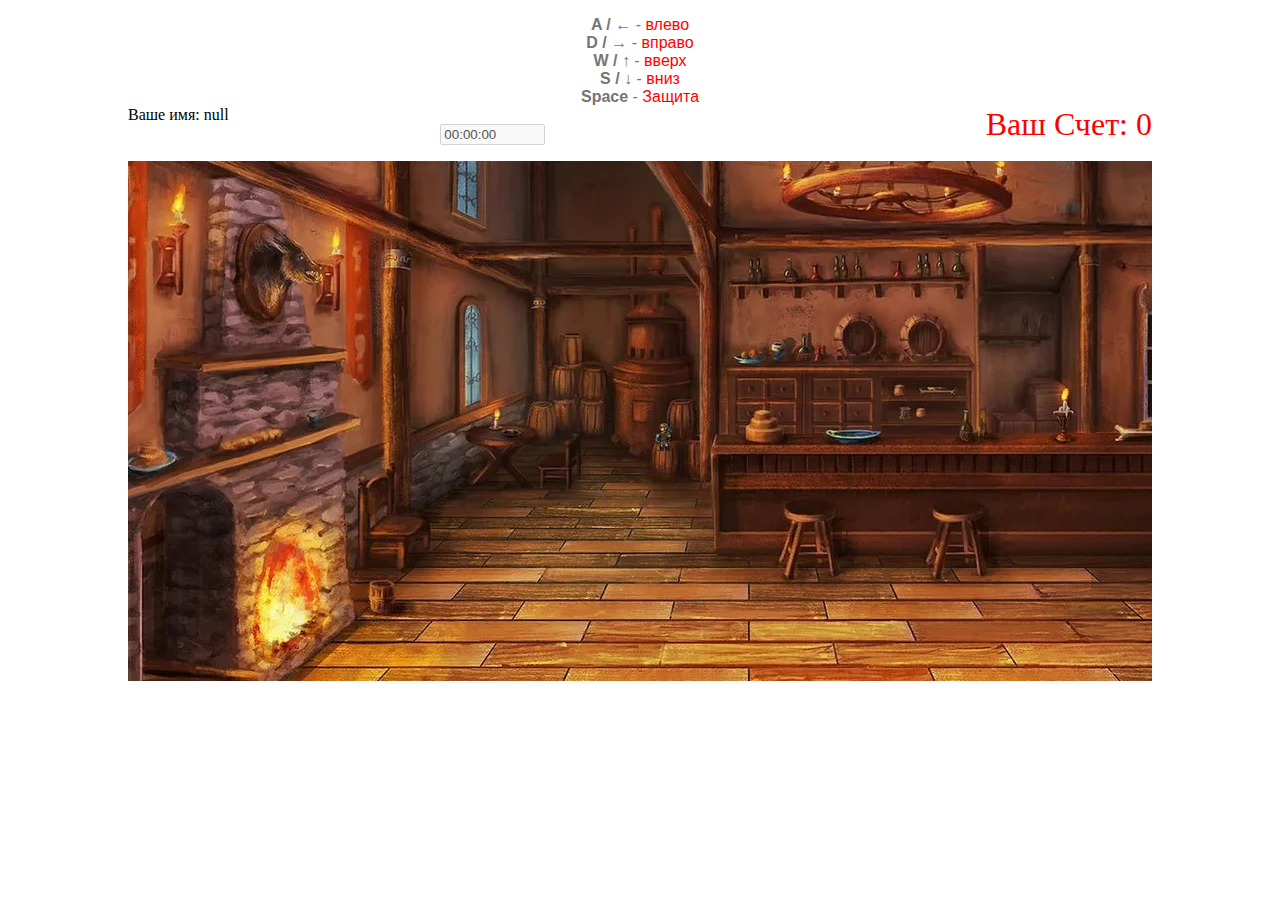
<file: site/root/towards_js/index.html>
﻿<html>
  <head>
    <meta charset="utf-8">
    <title>Рыцарь и изгои</title>
    <meta name="description" content="">
    <meta name="viewport" content="width=device-width">

    <link rel="stylesheet" href="css/app.css">
   <link rel="stylesheet" href="css/app.css">
  </head>
  <body>
    <div class="wrapper">
		<div class="instructions">
      <center>
			<div> <b>A / ← </b> - <span class="red">влево</span> </div>
			<div> <b>D / → </b> - <span class="red">вправо</span> </div>
			<div> <b>W / ↑</b> - <span class="red">вверх</span> </div>
			<div> <b>S / ‎↓</b> - <span class="red">вниз</span> </div>
			<div> <b>Space</b> - <span class="red">Защита</span> </div>
    </center>
		</div>
    <script type="text/javascript">
       var x=prompt("Введите имя", "");
       document.write('Ваше имя: '+x);
    </script>

		<div class="score">
		<span style="color: red;">Ваш Счет: <span id="score"></span></span>
		</div>
    </div>

    <div id="game-over-overlay">
      </div>

      <div id="game-over">
        <h1>Игра закончена </h1>

      <input type="button" id="play-again" value="Играть" onClick='location.href="index.html"'>
               <script type="text/javascript">
          document.write('Ваше имя: '+x);
         </script>
      </div>




<center>
<form name=MyForm>
  <input name=stopwatch size=10 value="00:00:00.00" disabled>
</form>
</center>
</script>
    <script type="text/javascript" src="js/resources.js"></script>
    <script type="text/javascript" src="js/input.js"></script>
    <script type="text/javascript" src="js/sprite.js"></script>
    <script type="text/javascript" src="js/app.js"></script>
        <script type="text/javascript" src="js/time.js"></script>
  </body>
</html>
</file>
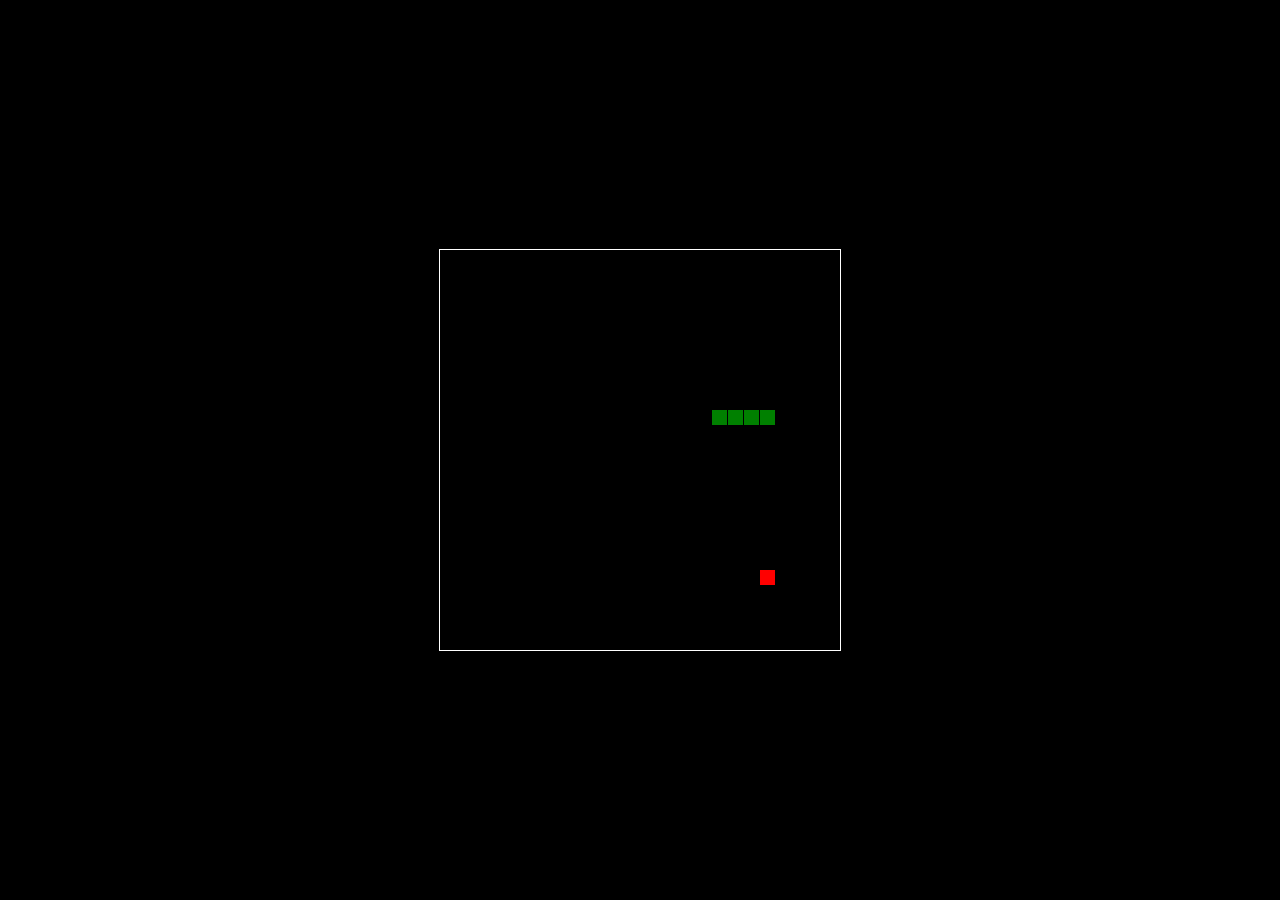
<file: site/root/snake_js/snake.html>
<!DOCTYPE html>
<html>
<head>
  <title>Snake</title>
  <style>
  html, body {
    height: 100%;
    margin: 0;
  }

  body {
    background: black;
    display: flex;
    align-items: center;
    justify-content: center;
  }
  canvas {
    border: 1px solid white;
  }
  </style>
</head>
<body>
<canvas width="400" height="400" id="game"></canvas>
<script>
var canvas = document.getElementById('game');
var context = canvas.getContext('2d');

var grid = 16;
var count = 0;
  
var snake = {
  x: 160,
  y: 160,
  
  // snake velocity. moves one grid length every frame in either the x or y direction
  dx: grid,
  dy: 0,
  
  // keep track of all grids the snake body occupies
  cells: [],
  
  // length of the snake. grows when eating an apple
  maxCells: 4
};
var apple = {
  x: 320,
  y: 320
};

// get random whole numbers in a specific range
// @see https://stackoverflow.com/a/1527820/2124254
function getRandomInt(min, max) {
  return Math.floor(Math.random() * (max - min)) + min;
}

// game loop
function loop() {
  requestAnimationFrame(loop);

  // slow game loop to 15 fps instead of 60 (60/15 = 4)
  if (++count < 4) {
    return;
  }

  count = 0;
  context.clearRect(0,0,canvas.width,canvas.height);

  // move snake by it's velocity
  snake.x += snake.dx;
  snake.y += snake.dy;

  // wrap snake position horizontally on edge of screen
  if (snake.x < 0) {
    snake.x = canvas.width - grid;
  }
  else if (snake.x >= canvas.width) {
    snake.x = 0;
  }
  
  // wrap snake position vertically on edge of screen
  if (snake.y < 0) {
    snake.y = canvas.height - grid;
  }
  else if (snake.y >= canvas.height) {
    snake.y = 0;
  }

  // keep track of where snake has been. front of the array is always the head
  snake.cells.unshift({x: snake.x, y: snake.y});

  // remove cells as we move away from them
  if (snake.cells.length > snake.maxCells) {
    snake.cells.pop();
  }

  // draw apple
  context.fillStyle = 'red';
  context.fillRect(apple.x, apple.y, grid-1, grid-1);

  // draw snake one cell at a time
  context.fillStyle = 'green';
  snake.cells.forEach(function(cell, index) {
    
    // drawing 1 px smaller than the grid creates a grid effect in the snake body so you can see how long it is
    context.fillRect(cell.x, cell.y, grid-1, grid-1);  

    // snake ate apple
    if (cell.x === apple.x && cell.y === apple.y) {
      snake.maxCells++;

      // canvas is 400x400 which is 25x25 grids 
      apple.x = getRandomInt(0, 25) * grid;
      apple.y = getRandomInt(0, 25) * grid;
    }

    // check collision with all cells after this one (modified bubble sort)
    for (var i = index + 1; i < snake.cells.length; i++) {
      
      // snake occupies same space as a body part. reset game
      if (cell.x === snake.cells[i].x && cell.y === snake.cells[i].y) {
        snake.x = 160;
        snake.y = 160;
        snake.cells = [];
        snake.maxCells = 4;
        snake.dx = grid;
        snake.dy = 0;

        apple.x = getRandomInt(0, 25) * grid;
        apple.y = getRandomInt(0, 25) * grid;
      }
    }
  });
}

// listen to keyboard events to move the snake
document.addEventListener('keydown', function(e) {
  // prevent snake from backtracking on itself by checking that it's 
  // not already moving on the same axis (pressing left while moving
  // left won't do anything, and pressing right while moving left
  // shouldn't let you collide with your own body)
  
  // left arrow key
  if (e.which === 37 && snake.dx === 0) {
    snake.dx = -grid;
    snake.dy = 0;
  }
  // up arrow key
  else if (e.which === 38 && snake.dy === 0) {
    snake.dy = -grid;
    snake.dx = 0;
  }
  // right arrow key
  else if (e.which === 39 && snake.dx === 0) {
    snake.dx = grid;
    snake.dy = 0;
  }
  // down arrow key
  else if (e.which === 40 && snake.dy === 0) {
    snake.dy = grid;
    snake.dx = 0;
  }
});

// start the game
requestAnimationFrame(loop);
</script>
</body>
</html>
</file>
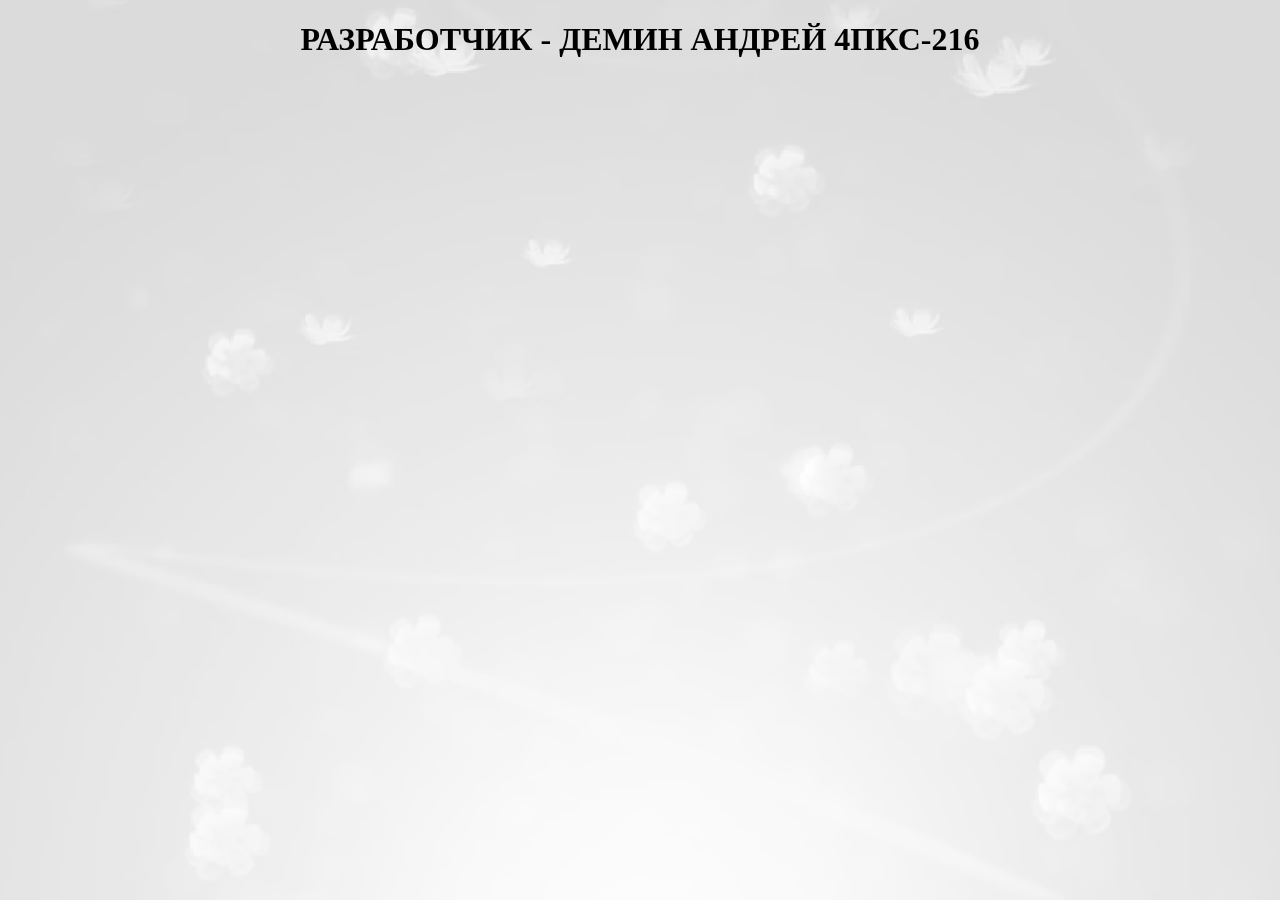
<file: site/root/igra moya/Bird_game/dev.html>
<!DOCTYPE html>
<html>
<head>
 <meta charset="UTF-8">
 <title>Разработчик</title>
</head>
<body>
<center><h1>РАЗРАБОТЧИК - ДЕМИН АНДРЕЙ 4ПКС-216</h1></center>
 <script src="http://code.jquery.com/jquery-1.10.1.min.js"></script>
  <script src="js/jquery.backgroundvideo.min.js"></script>

  <script>
    $(document).ready(function() {
      var videobackground = new $.backgroundVideo($('body'), {
        "align": "centerXY",
        "width": 1280,
        "height": 720,
        "path": "video/",
        "filename": "bg1",
        "types": ["mp4","ogg","webm"],
        "preload": true,
        "autoplay": true,
        "loop": true
      });
    });
  </script>
</body>
</html>
</file>
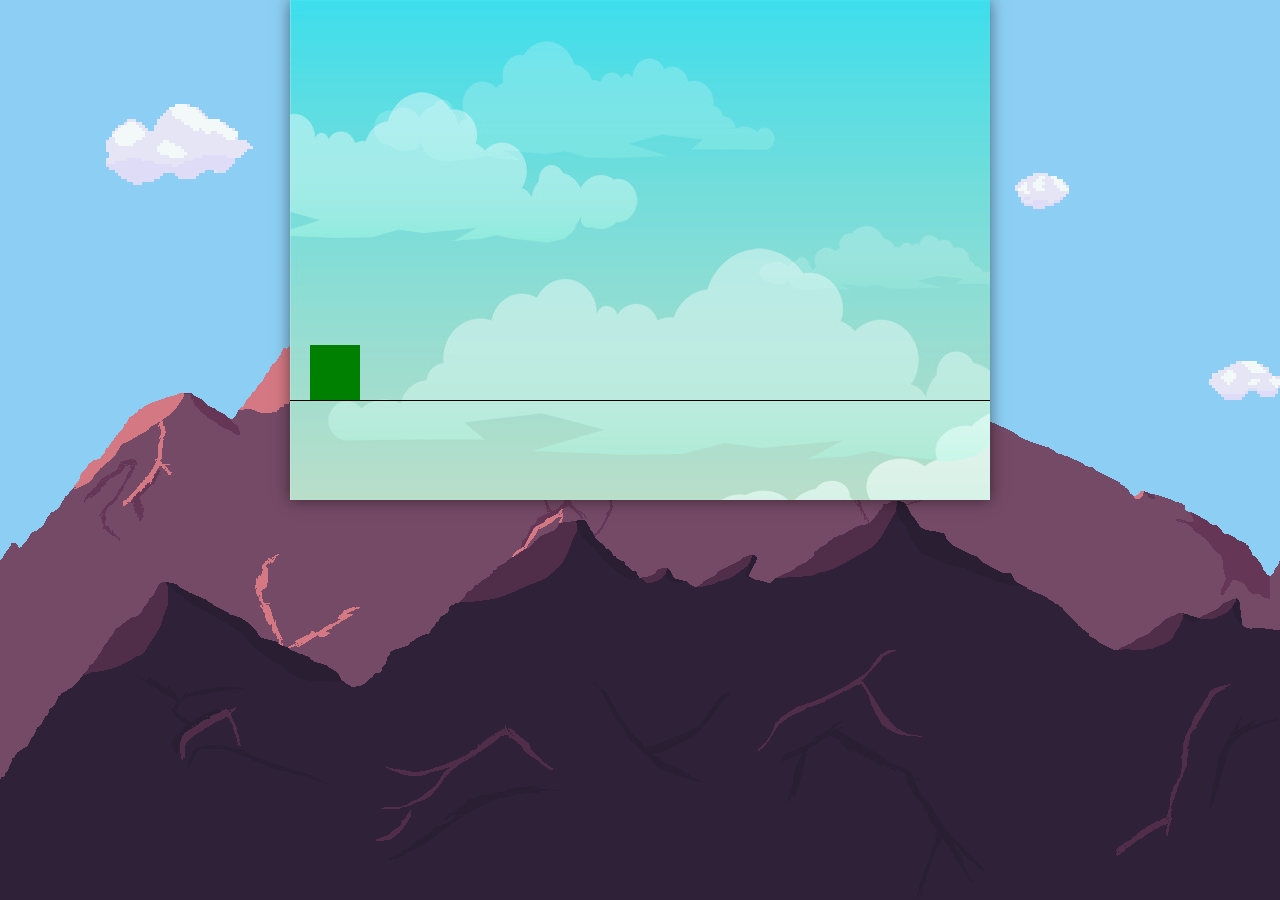
<file: site/root/igra moya/Bird_game/ggg.html>
<html>
<head>
  <meta charset="utf-8"/>
  <title>Квадрат против препятствий</title>
  <style>
	* 
	{ padding: 0; 
	margin: 0; 
	}
	canvas {
	background-image: url('img/bg.jpg');
	display: block; 
	margin: 0 auto; 
	box-shadow: 0 0 15px rgba(0,0,0,0.5);
	}
  </style>
</head>
<body style="background-image: url('img/Picture.png');">
<canvas id="myCanvas" width="700" height="500"></canvas>
<script>
  var canvas = document.getElementById("myCanvas");
  var ctx = canvas.getContext("2d");
  var zet = true;
  var player = {
    x: 20,
    y: 345,
    width: 50,
    height: 55,
    img: document.getElementById('source'),
    draw: function() {
      ctx.beginPath();
      ctx.rect(this.x, this.y, this.width, this.height);
      ctx.fillStyle = "green";
      ctx.fill();
      ctx.closePath();
    }
  }

  var bricks = [];
  var brick = {
    x: canvas.width,
    y: 300,
    width: 50,
    height: 90,
   
    draw: function() {
      ctx.beginPath();
      ctx.rect(this.x, this.y, this.width, this.height);
      ctx.fillStyle = "#0095DD";
      ctx.fill();
      ctx.closePath();
    },
    move: function() {
      this.x += -2.5;
	  if (this.y <= 200)
	  {zet =false}
	  if (this.y >= 300)
	  {zet = true}
		if (zet)
		{
			this.y--;
		}
		else {this.y++;}
	  
    }
  }
  function floor() {
    ctx.beginPath();
    ctx.rect(0, 400, 2000, 1);
    ctx.fillStyle = "#000";
    ctx.fill();
    ctx.closePath();
  }
  function clone() {
    var newBrick = Object.assign({}, brick);
    bricks.push(newBrick);
  }
  

 // движение
  var rightPressed = false;
  var leftPressed = false;
  var upPressed = false;
  document.addEventListener("keydown", keyDownHandler, false);
  document.addEventListener("keyup", keyUpHandler, false);
  function keyDownHandler(e) {
    if(e.keyCode == 39) {
      rightPressed = true;
    } else if(e.keyCode == 37) {
        leftPressed = true;
    } else if(e.keyCode == 38) {
        upPressed = true;
    } 
  }
  function keyUpHandler(e) {
    if(e.keyCode == 39) {
        rightPressed = false;
    } else if(e.keyCode == 37) {
        leftPressed = false;
    } else if(e.keyCode == 38) {
        upPressed = false;
    }
  }
  function draw() {
    ctx.clearRect(0,0, canvas.width, canvas.height)
    player.draw();
    floor();
    if(rightPressed && player.x < canvas.width-player.width) {
      player.x += 2;
    }
    else if(leftPressed && player.x > 0) {
      player.x -= 2;
    }
    if (upPressed && player.y < canvas.height-player.height) {
      player.y -= 5;
      returnDown(5);
    }
    bricks.forEach(function(brick){
      brick.draw();
      brick.move();
      if (isCollide(player, brick)) {
        document.location.reload();
        console.log("work");
      } 
    });
  }
  setInterval(draw, 10);
  setInterval(clone, 1800)
  function returnDown(val) {
    setTimeout(function(e) {
      player.y += val;
    }, 400);
  }
  function isCollide(rect1, rect2) {
    return (rect1.x < rect2.x + rect2.width &&
            rect1.x + rect1.width > rect2.x &&
            rect1.y < rect2.y + rect2.height &&
            rect1.height + rect1.y > rect2.y);
  }
  </script>
</body>
</html>
</file>
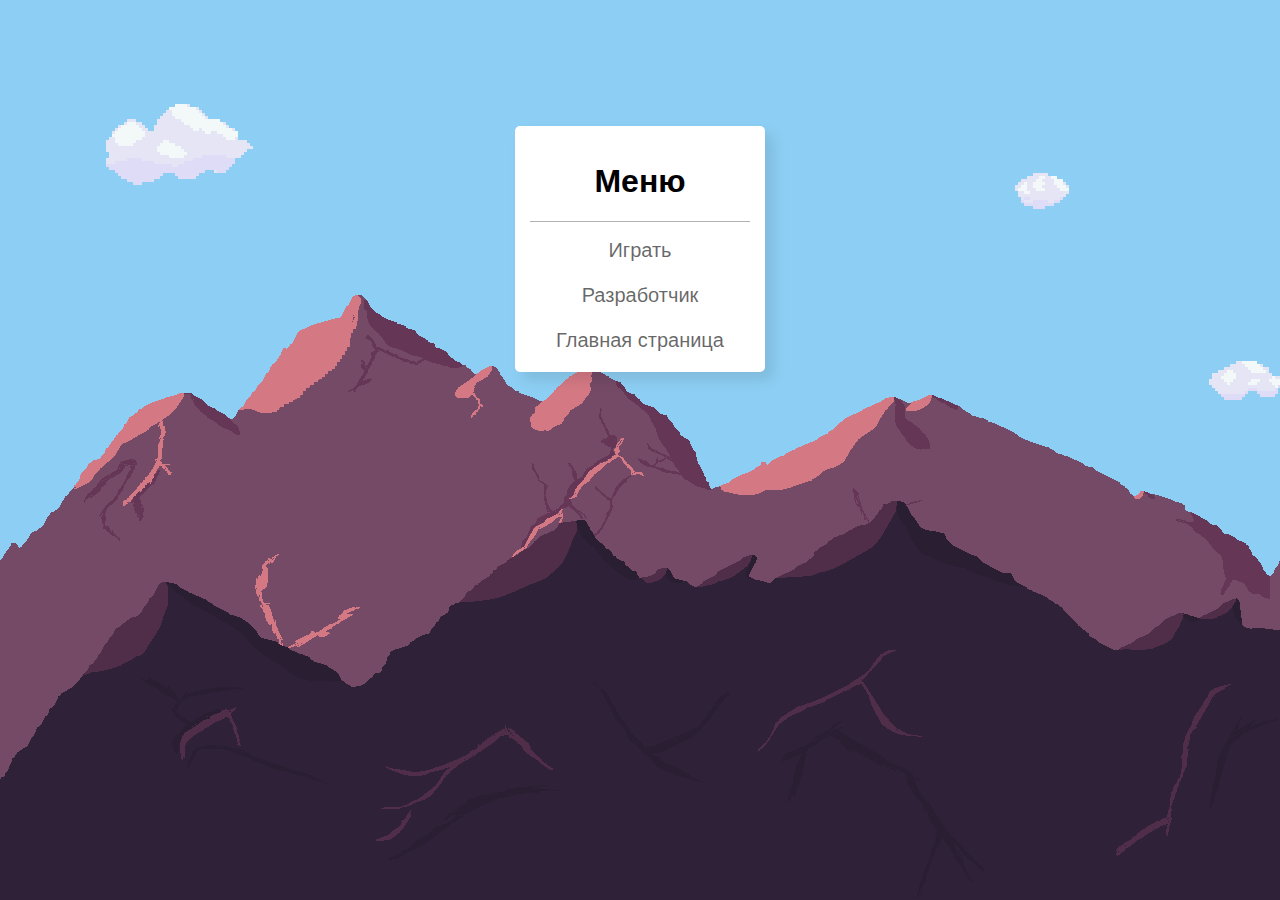
<file: site/root/igra moya/Bird_game/menu.html>
<!DOCTYPE html>
<html>
<meta charset="utf-8">
<head>
<title>Меню</title>
<meta name="viewport" content="width=device-width, initial-scale=1">
<link rel="stylesheet" href="https://cdnjs.cloudflare.com/ajax/libs/font-awesome/4.7.0/css/font-awesome.min.css">
<style>
body{
background-image: url('img/Picture.png');
}
.category-wrap {
  padding: 15px;
  background: white;
  width: 220px;
  box-shadow: 8px 8px 14px rgba(0,0,0,.1);
  font-family: "Helvetica Neue", Helvetica, Arial, sans-serif;
   border-radius: 5px 5px 5px 5px;
}


.category-wrap ul {
  list-style: none;
  margin: 0;
  padding: 0; 
  border-top: 1px solid rgba(0,0,0,.3);
}
.category-wrap li {margin: 12px 0 0 0px;}
.category-wrap a {
  text-decoration: none;
  display: block;  
  font-size: 20px;
  color: rgba(0,0,0,.6);
  padding: 5px;
  position: relative;
  transition: .3s linear;
}
.category-wrap a:after {
  content:"\f18e";
  font-family: FontAwesome;
  position: absolute;
  right: 5px;
  color: white;
  transition: .2s linear;
}
.category-wrap a:hover {
  background: #80C8A0;
  color: white;
}
.padding-up{
margin-top: 10%;
}
</style>
</head>
<body>
<center>
<div class="padding-up">
<div class="category-wrap">
  <h1>Меню</h1>
  <ul>
    <li><a href="ggg.html">Играть</a></li>
    <li><a href="dev.html">Разработчик</a></li>
	<li><a href="../../index.php">Главная страница </a></li>
  </ul>
</div>
</div>

</body>
</html>
</file>
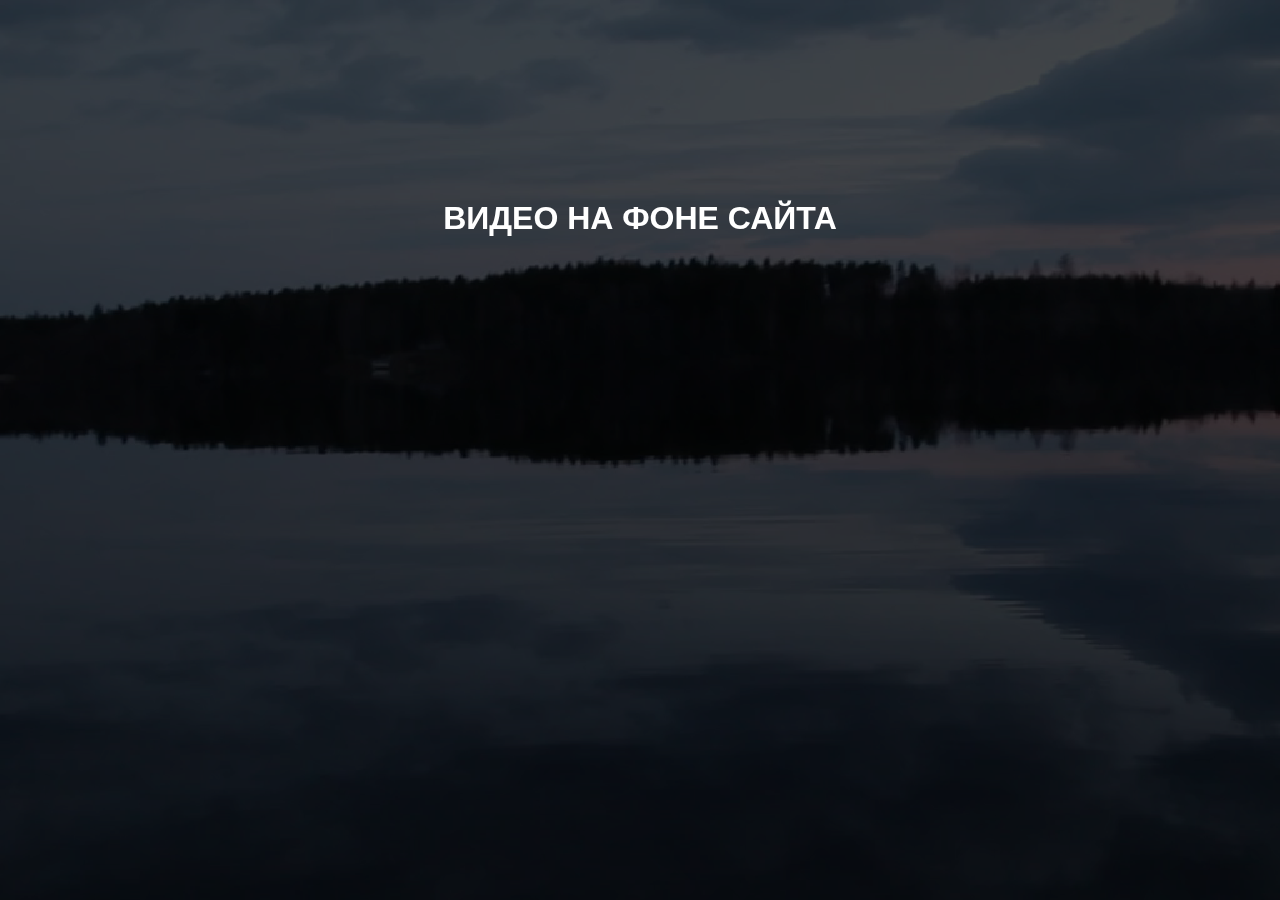
<file: site/root/igra moya/Bird_game/video.html>
<!DOCTYPE html>
<html>
<head>
  <title>FRONTEND RUSSIA/Background Video</title>
  <meta charset="UTF-8" />
  <style type="text/css" media="screen">
    body {
      background:#000;
      font-family:sans-serif;
      margin:0px;
      padding:0px;
    }
    .container {
      text-align: center;
      margin-top: 200px;
    }
    h1 {
      text-transform: uppercase;
      color: #fff;
    }
  </style>
</head>
<body>

  <div class="container">
    <h1>Видео на фоне сайта</h1>
  </div>


  
  <script src="http://code.jquery.com/jquery-1.10.1.min.js"></script>
  <script src="js/jquery.backgroundvideo.min.js"></script>

  <script>
    $(document).ready(function() {
      var videobackground = new $.backgroundVideo($('body'), {
        "align": "centerXY",
        "width": 1280,
        "height": 720,
        "path": "video/",
        "filename": "Lake",
        "types": ["mp4"],
        "preload": true,
        "autoplay": true,
        "loop": true
      });
    });
  </script>


</body>
</html>
</file>
<file: site/root2/style.css>
body
	{
	 position: absolute;
	margin: 0 auto;
	padding: 0;
	width: 100%;
    max-width: 100%;
    overflow-x: hidden;
	font-family: Ubuntu;
	font-style: normal;
	background-color: #fafafa;
	}
    .main__content
	{
	width: 95%;
	margin: 0 auto;
	padding-top: 30px;
	}
	 nav{
	 background-color: #060a15;
	 color: white;
	 position: relative;
	 height: 60px;
	 width: 100%;
	 }
	 nav ul{
	 margin: 0;
     padding: 0;
     list-style-type: none;
	 }
	 nav li{
	 margin-top: 10px;
	 padding-left: 1%;
	 text-decoration: none;
	 display: inline;
	 }
	 nav a {
	 margin-left: 50px;
	 text-decoration: none;
	 color: #fff;
	 line-height: 60px;
	 }
	.navi{
	width: 50%;
	max-width: 800px;
	position: absolute;
	display: inline-block;
	margin-top: 15px;
	font-size: 20px;
	margin-left: 40%;
	}
	.navi2{
	display: flex;
	white-space: nowrap;
	}
	.p1{
	margin-left: 50px;
	}
	.btn{
    display: inline-flex; 
    align-items: center;
    justify-content: center;
	width: 130px;
	height: 40px;
	margin-top: 10px;
	background-color: #FFC300;
	border: 0px;
	border-radius: 10px;
	font-size: 16px;
	}
	#photo1,#photo2,#photo3{
	position: absolute;
	}
	#photo2{
	left: 36.9%;
	top: 170%;
	}
	#photo1{
	top: 250%;
	left: 10%;
	z-index: 1;
	}
	#photo3{
	left: 34%;
	top: 300px;
	z-index: 2;
	}
	.par{
	position: absolute;
	width: 232px;
	height: 23px;
	left: 140px;
	top: 365px;

	font-family: 'Ubuntu';
	font-style: normal;
	font-weight: 500;
	font-size: 20px;
	line-height: 23px;

	color: #FFC300;
	}
	.big_mac{
	position: absolute;
	width: 547px;
	height: 69px;
	left: 140px;
	top: 360px;

	font-family: 'Ubuntu';
	font-style: normal;
	font-weight: 700;
	font-size: 60px;
	line-height: 69px;

	color: #000000;
	}
	.best{
	position: absolute;
	width: 471px;
	height: 90px;
	left: 140px;
	top: 487px;
	font-family: 'Ubuntu';
	font-style: normal;
	font-weight: 400;
	font-size: 20px;
	line-height: 150%;
	color: #5E5E5E;
	}
	.price{


position: absolute;
width: 68px;
height: 27px;
left: 142px;
top: 657px;
white-space: nowrap;
font-family: 'Insaniburger';
font-style: normal;
font-weight: 700;
font-size: 24px;
line-height: 27px;

color: #D3D3D3;

	}
.actual_pr{
position: absolute;
width: 116px;
height: 57px;
left: 139px;
top: 689px;
white-space: nowrap;
font-family: 'Insaniburger';
font-style: normal;
font-weight: 700;
font-size: 50px;
line-height: 57px;
color: #FFC300;
}
.why_bigmac{
	margin: 0 auto;
position: absolute;
width: 500px;
height: 46px;
left: 770px;
top: 978px;

font-family: 'Ubuntu';
font-style: normal;
font-weight: 700;
font-size: 40px;
line-height: 46px;
color: #000000;
}
.par2{
position: absolute;
width: 500px;
height: 46px;
left: 770px;
top: 1120px;
font-family: 'Ubuntu';
font-style: normal;
font-weight: 400;
font-size: 20px;
line-height: 23px;
text-align: center;
color: #5E5E5E;
}
.block_s{
margin-top: 23%;
position: absolute;
}
.block1{

position: absolute;
width: 340px;
height: 405px;
left: 150px;


background: #FFFFFF;
box-shadow: 0px 4px 50px rgba(0, 0, 0, 0.05);
border-radius: 20px 0px 0px 20px;
}
.block2{
position: absolute;
width: 340px;
height: 405px;
left: 550px;


background: #FFFFFF;
box-shadow: 0px 4px 50px rgba(0, 0, 0, 0.05);

}
.block3{
position: absolute;
width: 340px;
height: 405px;
left: 950px;

background: #FFFFFF;
box-shadow: 0px 4px 50px rgba(0, 0, 0, 0.05);
border-radius: 0px 20px 20px 0px;

}
.s1{
position: absolute;
left: 40%;
right: 40%;
top: 15%;
bottom: 40%;

}
.par3{
position: absolute;
width: 233px;
height: 37px;
left: 70px;
top: 150px;

font-family: 'Ubuntu';
font-style: normal;
font-weight: 550;
font-size: 32px;
line-height: 37px;

color: #000000;
}
.par4{
position: absolute;
width: 300px;
height: 90px;
left: 20px;
top: 250px;

font-family: 'Ubuntu';
font-style: normal;
font-weight: 400;
font-size: 16px;
line-height: 18px;
text-align: center;

color: #5E5E5E;
}
.par5{
margin: 0 auto;
position: absolute;
width: 211px;
height: 46px;
left: 925px;
top: 1760px;

font-family: 'Ubuntu';
font-style: normal;
font-weight: 700;
font-size: 40px;
line-height: 46px;
color: #000000;
}
.img1{
	position: absolute;
	top: 200%;
	left: 0;
}
.ellipse{

position: absolute;
width: 30px;
height: 0;
left: 1576px;
top: 210%;

background: #FFC300;
border-radius: 8px;
}
.par6{
position: absolute;
width: 571px;
height: 46px;
left: 1130px;
top: 2000px;

font-family: 'Ubuntu';
font-style: normal;
font-weight: 700;
font-size: 40px;
line-height: 46px;

color: #000000;

}
.par7{

position: absolute;
width: 600px;
height: 210px;
left: 1080px;
top: 2100px;

font-family: 'Ubuntu';
font-style: normal;
font-weight: 400;
font-size: 20px;
line-height: 150%;

color: #5E5E5E;


}
.par8{
position: absolute;
width: 116px;
height: 57px;
left: 1080px;
top: 2345px;
white-space: nowrap;
font-family: 'Insaniburger';
font-style: normal;
font-weight: 600;
font-size: 50px;
line-height: 57px;
color: #FFC300;
}
.add_big{
position: absolute;
width: 486px;
height: 46px;
left: 800px;
top: 2504px;

font-family: 'Ubuntu';
font-style: normal;
font-weight: 700;
font-size: 40px;
line-height: 46px;
color: #000000;
}
.foot_blocks{
margin-left: -30px;
position: absolute;
}
.foot_block1{
position: absolute;
width: 290px;
height: 452px;
left: 80px;
top: 1895px;
background: #FFFFFF;
box-shadow: 0px 4px 50px rgba(0, 0, 0, 0.05);
border-radius: 8px;

}
.foot_block2{

position: absolute;
width: 290px;
height: 452px;
left: 410px;
top: 1895px;

background: #FFFFFF;
box-shadow: 0px 4px 50px rgba(0, 0, 0, 0.05);
border-radius: 8px;

}
.foot_block3{

position: absolute;
width: 290px;
height: 452px;
left: 740px;
top: 1895px;

background: #FFFFFF;
box-shadow: 0px 4px 50px rgba(0, 0, 0, 0.05);
border-radius: 8px;

}
.foot_block4{
position: absolute;
width: 290px;
height: 452px;
left: 1070px;
top: 1895px;

background: #FFFFFF;
box-shadow: 0px 4px 50px rgba(0, 0, 0, 0.05);
border-radius: 8px;

}
.foot_block5{
position: absolute;
width: 290px;
height: 452px;
left: 80px;
top: 2387px;

background: #FFFFFF;
box-shadow: 0px 4px 50px rgba(0, 0, 0, 0.05);
border-radius: 8px;

}
.foot_block6{
position: absolute;
width: 290px;
height: 452px;
left: 410px;
top: 2387px;

background: #FFFFFF;
box-shadow: 0px 4px 50px rgba(0, 0, 0, 0.05);
border-radius: 8px;

}
.foot_block7{
position: absolute;
width: 290px;
height: 452px;
left: 740px;
top: 2387px;

background: #FFFFFF;
box-shadow: 0px 4px 50px rgba(0, 0, 0, 0.05);
border-radius: 8px;

}
.foot_block8{
position: absolute;
width: 290px;
height: 452px;
left: 1070px;
top: 2387px;

background: #FFFFFF;
box-shadow: 0px 4px 50px rgba(0, 0, 0, 0.05);
border-radius: 8px;

}
.p_1{
position: static;
width: 250px;
height: 28px;
left: 0px;
top: 0px;

font-family: 'Ubuntu';
font-style: normal;
font-weight: 700;
font-size: 24px;
line-height: 28px;

color: #000000;

flex: none;
order: 0;
flex-grow: 0;
margin: 10px 0px;

}
.p2{

position: relative;
width: 250px;
height: 16px;
left: 0px;
top: 0px;

font-family: 'Ubuntu';
font-style: normal;
font-weight: 600;
font-size: 14px;
line-height: 16px;
color: #5E5E5E;

flex: none;
order: 1;
flex-grow: 0;
margin: 10px 0px;

}
.footer{
position: absolute;
width: 1440px;
height: 310px;
left: 0px;
top: 3760px;
background: #060A15;
width: 100%;
}
.foot{
margin-top: 40px;
margin-left: 100px;	
}
.par_foot{
position: absolute;
width: 500px;
height: 63px;
left: 5.7%;
top: 45%;

font-family: 'Ubuntu';
font-style: normal;
font-weight: 600;
font-size: 14px;
line-height: 150%;
color: #E9E9E9;
}
.par2_foot{
position: absolute;
width: 53px;
height: 30px;
left: 764px;
top: 17%;

font-family: 'Ubuntu';
font-style: normal;
font-weight: 600;
font-size: 20px;
line-height: 150%;
color: #FFC300;
}
.par3_foot{
position: absolute;
width: 89px;
height: 21px;
left: 764px;
top: 100px;
font-family: 'Ubuntu';
font-style: normal;
font-weight: 400;
font-size: 14px;
line-height: 150%;
color: #E9E9E9;
}
.par_foot_right{
position: absolute;
width: 94px;
height: 30px;
left: 1069px;
top: 55px;
font-family: 'Ubuntu';
font-style: normal;
font-weight: 600;
font-size: 20px;
line-height: 150%;
color: #FFC300;
}
.par2_foot_right{
position: absolute;
width: 104px;
height: 21px;
left: 1069px;
top: 100px;

font-family: 'Ubuntu';
font-style: normal;
font-weight: 400;
font-size: 14px;
line-height: 150%;
color: #E9E9E9;
}
.par3_foot_right{
position: absolute;
width: 287px;
height: 30px;
left: 1373px;
top: 55px;
font-family: 'Ubuntu';
font-style: normal;
font-weight: 600;
font-size: 20px;
line-height: 150%;
color: #FFC300;
}
.under{
position: absolute;
width: 208px;
height: 21px;
left: 105px;
top: 250px;

font-family: 'Ubuntu';
font-style: normal;
font-weight: 600;
font-size: 14px;
line-height: 150%;
color: #E9E9E9;
}

.modalDialog {
	position: fixed;
	font-family: Arial, Helvetica, sans-serif;
	top: 0;
	right: 0;
	bottom: 0;
	left: 0;
	background: rgba(0,0,0,0.8);
	z-index: 99999;
	-webkit-transition: opacity 400ms ease-in;
	-moz-transition: opacity 400ms ease-in;
	transition: opacity 400ms ease-in;
	display: none;
	pointer-events: none;
}
.modalDialog:target {
	display: block;
	pointer-events: auto;
}

.modalDialog > div {
	width: 820px;
	height: 501px;
	position: relative;
	margin: 10% auto;
	padding: 5px 20px 13px 20px;
	border-radius: 10px;
	background: #fff;
}

.close {
  position: fixed;
  top: 0;
  bottom: 0;
  left: 0;
  right: 0;
}	
.popup_img{
position: absolute;
width: 250px;
height: 250px;
left: 75px;
top: 38px;
}
.popup_t1{
position: absolute;
width: 80px;
height: 23px;
left: 40px;
top: 300px;
font-family: 'Ubuntu';
font-style: normal;
font-weight: 700;
font-size: 20px;
line-height: 23px;
color: #000000;	
}
.popup_t2{
position: absolute;
width: 320px;
height: 90px;
left: 40px;
top: 350px;
font-family: 'Ubuntu';
font-style: normal;
font-weight: 600;
font-size: 12px;
line-height: 150%;
color: #5E5E5E;
}
.popup_p1{
position: absolute;
width: 156px;
height: 18px;
left: 410px;
top: 20px;
font-family: 'Ubuntu';
font-style: normal;
font-weight: 700;
font-size: 20px;
white-space: nowrap;
line-height: 18px;
color: #000000;
}
.md_check{
position: absolute;
width: 75px;
height: 14px;
left: 410px;
top: 80px;
font-family: 'Ubuntu';
font-style: normal;
font-weight: 600;
font-size: 16px;
line-height: 14px;
white-space: nowrap;
color: #000000;
}
input[type=checkbox]:checked:before {
	background-color: #FFC300;
	text-align: center;
}

hr{
border: none;
border-top: 2px solid #E9E9E9;
width: 180px;	
}
.md_check2{
position: absolute;
width: 75px;
height: 14px;
left: 610px;
top: 80px;
font-family: 'Ubuntu';
font-style: normal;
font-weight: 600;
font-size: 16px;
line-height: 14px;
white-space: nowrap;
color: #000000;
}
.popup_p2{
position: absolute;
width: 156px;
height: 18px;
left: 410px;
top: 260px;
font-family: 'Ubuntu';
font-style: normal;
font-weight: 700;
font-size: 20px;
white-space: nowrap;
line-height: 18px;
color: #000000;
}
.md_radio{
position: absolute;
width: 75px;
height: 14px;
left: 410px;
top: 320px;
font-family: 'Ubuntu';
font-style: normal;
font-weight: 600;
font-size: 16px;
line-height: 14px;
white-space: nowrap;
color: #000000;
}
.md_radio2{
position: absolute;
width: 75px;
height: 14px;
left: 610px;
top: 320px;
font-family: 'Ubuntu';
font-style: normal;
font-weight: 600;
font-size: 16px;
line-height: 14px;
white-space: nowrap;
color: #000000;
}
.md{
position: absolute;
width: 75px;
height: 14px;
left: 400px;
top: 400px;

font-family: 'Ubuntu';
font-style: normal;
font-weight: 600;
}
.md_plus{
position: absolute;
width: 12px;
height: 23px;
left: 640px;
top: 823px;

font-family: 'Ubuntu';
font-style: normal;
font-weight: 400;
font-size: 20px;
line-height: 23px;
color: #000000;
}
.md_par{
position: absolute;
width: 116px;
height: 57px;
left: 320px;
top: -20px;
white-space: nowrap;
font-family: 'Insaniburger';
font-style: normal;
font-weight: 700;
font-size: 30px;
line-height: 57px;
color: #FFC300;
}
.btn_md{
display: flex;
flex-direction: row;
justify-content: center;
align-items: center;
padding: 12px 20px;

position: absolute;
width: 197px;
height: 47px;
left: 903px;
top: 612px;

background: #FFC300;
border-radius: 8px;
white-space: nowrap;
border: 0px;
position: static;
width: 187px;
height: 40px;
left: 20px;
top: 12px;

font-family: 'Ubuntu';
font-style: normal;
font-weight: 700;
font-size: 20px;
line-height: 23px;

color: #000000;

flex: none;
order: 0;
flex-grow: 0;
margin: 0px 225px;


}
	}
</file>
<file: site/root2/media.css>
@media only screen and (min-width: 720px) and (max-width: 1599px) {
	.main__content
	{
	margin: 0 auto;
	}
	.block_s{
		margin-top: 450px;
		left: 50px;
	}
	.why_bigmac{
	margin-left: -250px;	
	}
	.par2{
		margin-left: -265px;
	}
	.img1{
	top: 2100px;
	}
	.par5{
		margin-left: -250px;
	}
	.ellipse{
		margin-top: 260px;
		margin-left: -302px;
	}
	.par6{
		margin-left: -300px;
	}
	.par7{
		margin-left: -300px;
	}
	.und{
		position: absolute; 
		top: 2360px; 
		left: 780px;
	}
	.par8{
		margin-left: -300px;
	}
	.add_big{
		top: 2770px;
		margin-left: -270px;
	}
	.foot_blocks{
		margin-left: -300px;
		top: 1080px;
	}
	.footer{
		margin-top: 300px;
	}
	.foot{
	margin-left: 75px;
	}
	.par_foot{
		left: 80px;
	}
	.par2_foot{
		left: 700px;
	}
	.par3_foot{
		left: 700px;
	}
	.par_foot_right{
		left: 900px;
	}
	.par2_foot_right{
		left: 900px;
	}
	.par3_foot_right{
		left: 1100px;
	}
	.line_foot{
	margin-top: 120px; 
	margin-left: 80px;
}
.line_svg{
	width: 1290px;
}
.under{
	left: 80px;
}
.under2{
position: absolute;
width: 208px;
height: 21px;
left: 1175px;
top: 250px;

font-family: 'Ubuntu';
font-style: normal;
font-weight: 600;
font-size: 14px;
line-height: 150%;
color: #E9E9E9
}
.navi{
	left: -20px;
	 padding-right: 250px;
}
	}
	 @media only screen and (min-width: 1600px) {
		
		  body
	{
    position: absolute;
	margin: 0 auto;
	padding: 0;
	width: 100%;
    max-width: 100%;
    overflow-x: hidden;
	font-family: 'Ubuntu';
	font-style: normal;
	background-color: #fafafa;
	}
    .main__content
	{
	width: 95%;
	margin: 0 auto;
	padding-top: 30px;
	}
	 nav{
	 background-color: #060a15;
	 color: white;
	 position: relative;
	 height: 60px;
	 width: 100%;
	 }
	 nav ul{
	 margin: 0;
     padding: 0;
     list-style-type: none;
	 }
	 nav li{
	 margin-top: 10px;
	 padding-left: 1%;
	 text-decoration: none;
	 display: inline;
	 }
	 nav a {
	 margin-left: 50px;
	 text-decoration: none;
	 color: #fff;
	 line-height: 60px;
	 }
	.navi{
	width: 50%;
	max-width: 800px;
	position: absolute;
	right: 0px;
    padding-right: 150px;
	display: inline-block;
	margin-top: 15px;
	font-size: 20px;
	}
	.navi2{
	white-space: nowrap;
	}
	.und{
		position: absolute; 
		top: 2360px; 
		left: 1080px;
	
	}
	.p1{
	margin-left: 50px;
	}
	.btn{
    display: inline-flex; 
    align-items: center;
    justify-content: center;
	width: 130px;
	height: 40px;
	margin-top: 10px;
	background-color: #FFC300;
	border: 0px;
	border-radius: 10px;
	font-size: 16px;
	}
	
	#photo1,#photo2,#photo3{
	position: absolute;
	}
	#photo2{
	left: 36.9%;
	top: 170%;
	}
	#photo1{
	top: 250%;
	left: 10%;
	z-index: 1;
	}
	#photo3{
	left: 34%;
	top: 300px;
	z-index: 2;
	}
	.par{
	position: absolute;
	width: 232px;
	height: 23px;
	left: 140px;
	top: 365px;

	font-family: 'Ubuntu';
	font-style: normal;
	font-weight: 500;
	font-size: 20px;
	line-height: 23px;

	color: #FFC300;
	}
	.big_mac{
	position: absolute;
	width: 547px;
	height: 69px;
	left: 140px;
	top: 360px;

	font-family: 'Ubuntu';
	font-style: normal;
	font-weight: 700;
	font-size: 60px;
	line-height: 69px;

	color: #000000;
	}
	.best{
	position: absolute;
	width: 471px;
	height: 90px;
	left: 140px;
	top: 487px;
	font-family: 'Ubuntu';
	font-style: normal;
	font-weight: 400;
	font-size: 20px;
	line-height: 150%;
	color: #5E5E5E;
	}
	.price{


position: absolute;
width: 68px;
height: 27px;
left: 142px;
top: 657px;
white-space: nowrap;
font-family: 'Insaniburger';
font-style: normal;
font-weight: 700;
font-size: 24px;
line-height: 27px;

color: #D3D3D3;

	}
.actual_pr{
position: absolute;
width: 116px;
height: 57px;
left: 139px;
top: 689px;
white-space: nowrap;
font-family: 'Insaniburger';
font-style: normal;
font-weight: 700;
font-size: 50px;
line-height: 57px;
color: #FFC300;
}
.why_bigmac{
	margin: 0 auto;
position: absolute;
width: 500px;
height: 46px;
left: 770px;
top: 978px;

font-family: 'Ubuntu';
font-style: normal;
font-weight: 700;
font-size: 40px;
line-height: 46px;
color: #000000;
}
.par2{
position: absolute;
width: 500px;
height: 46px;
left: 770px;
top: 1120px;
font-family: 'Ubuntu';
font-style: normal;
font-weight: 400;
font-size: 20px;
line-height: 23px;
text-align: center;
color: #5E5E5E;
}
.block_s{
margin-top: 450px;
position: absolute;
}
.block1{

position: absolute;
width: 340px;
height: 405px;
left: 150px;


background: #FFFFFF;
box-shadow: 0px 4px 50px rgba(0, 0, 0, 0.05);
border-radius: 20px 0px 0px 20px;
}
.block2{
position: absolute;
width: 340px;
height: 405px;
left: 550px;


background: #FFFFFF;
box-shadow: 0px 4px 50px rgba(0, 0, 0, 0.05);

}
.block3{
position: absolute;
width: 340px;
height: 405px;
left: 950px;

background: #FFFFFF;
box-shadow: 0px 4px 50px rgba(0, 0, 0, 0.05);
border-radius: 0px 20px 20px 0px;

}
.s1{
position: absolute;
left: 40%;
right: 40%;
top: 15%;
bottom: 40%;

}
.par3{
position: absolute;
width: 233px;
height: 37px;
left: 70px;
top: 150px;

font-family: 'Ubuntu';
font-style: normal;
font-weight: 550;
font-size: 32px;
line-height: 37px;

color: #000000;
}
.par4{
position: absolute;
width: 300px;
height: 90px;
left: 20px;
top: 250px;

font-family: 'Ubuntu';
font-style: normal;
font-weight: 400;
font-size: 16px;
line-height: 18px;
text-align: center;

color: #5E5E5E;
}
.par5{
margin: 0 auto;
position: absolute;
width: 211px;
height: 46px;
left: 925px;
top: 1760px;

font-family: 'Ubuntu';
font-style: normal;
font-weight: 700;
font-size: 40px;
line-height: 46px;
color: #000000;
}
.img1{
	position: absolute;
	top: 2000px;
	left: 0px;
}
.ellipse{

position: absolute;
width: 30px;
height: 0;
left: 1576px;
top: 2000px;

background: #FFC300;
border-radius: 8px;
}
.par6{
position: absolute;
width: 571px;
height: 46px;
left: 1130px;
top: 2000px;

font-family: 'Ubuntu';
font-style: normal;
font-weight: 700;
font-size: 40px;
line-height: 46px;

color: #000000;

}
.par7{

position: absolute;
width: 600px;
height: 210px;
left: 1080px;
top: 2100px;

font-family: 'Ubuntu';
font-style: normal;
font-weight: 400;
font-size: 20px;
line-height: 150%;

color: #5E5E5E;


}
.par8{
position: absolute;
width: 116px;
height: 57px;
left: 1080px;
top: 2345px;
white-space: nowrap;
font-family: 'Insaniburger';
font-style: normal;
font-weight: 600;
font-size: 50px;
line-height: 57px;
color: #FFC300;
}
.add_big{
position: absolute;
width: 486px;
height: 46px;
left: 800px;
top: 2504px;

font-family: 'Ubuntu';
font-style: normal;
font-weight: 700;
font-size: 40px;
line-height: 46px;
color: #000000;
}
.foot_blocks{
margin-left: -30px;
position: absolute;
}
.foot_block1{
position: absolute;
width: 290px;
height: 452px;
left: 80px;
top: 1895px;
background: #FFFFFF;
box-shadow: 0px 4px 50px rgba(0, 0, 0, 0.05);
border-radius: 8px;

}
.foot_block2{

position: absolute;
width: 290px;
height: 452px;
left: 410px;
top: 1895px;

background: #FFFFFF;
box-shadow: 0px 4px 50px rgba(0, 0, 0, 0.05);
border-radius: 8px;

}
.foot_block3{

position: absolute;
width: 290px;
height: 452px;
left: 740px;
top: 1895px;

background: #FFFFFF;
box-shadow: 0px 4px 50px rgba(0, 0, 0, 0.05);
border-radius: 8px;

}
.foot_block4{
position: absolute;
width: 290px;
height: 452px;
left: 1070px;
top: 1895px;

background: #FFFFFF;
box-shadow: 0px 4px 50px rgba(0, 0, 0, 0.05);
border-radius: 8px;

}
.foot_block5{
position: absolute;
width: 290px;
height: 452px;
left: 80px;
top: 2387px;

background: #FFFFFF;
box-shadow: 0px 4px 50px rgba(0, 0, 0, 0.05);
border-radius: 8px;

}
.foot_block6{
position: absolute;
width: 290px;
height: 452px;
left: 410px;
top: 2387px;

background: #FFFFFF;
box-shadow: 0px 4px 50px rgba(0, 0, 0, 0.05);
border-radius: 8px;

}
.foot_block7{
position: absolute;
width: 290px;
height: 452px;
left: 740px;
top: 2387px;

background: #FFFFFF;
box-shadow: 0px 4px 50px rgba(0, 0, 0, 0.05);
border-radius: 8px;

}
.foot_block8{
position: absolute;
width: 290px;
height: 452px;
left: 1070px;
top: 2387px;

background: #FFFFFF;
box-shadow: 0px 4px 50px rgba(0, 0, 0, 0.05);
border-radius: 8px;

}
.p_1{
position: static;
width: 250px;
height: 28px;
left: 0px;
top: 0px;

font-family: 'Ubuntu';
font-style: normal;
font-weight: 700;
font-size: 24px;
line-height: 28px;

color: #000000;

flex: none;
order: 0;
flex-grow: 0;
margin: 10px 0px;

}
.p2{

position: relative;
width: 250px;
height: 16px;
left: 0px;
top: 0px;

font-family: 'Ubuntu';
font-style: normal;
font-weight: 600;
font-size: 14px;
line-height: 16px;
color: #5E5E5E;

flex: none;
order: 1;
flex-grow: 0;
margin: 10px 0px;

}
.footer{
position: absolute;
width: 1440px;
height: 310px;
left: 0px;
top: 3760px;
background: #060A15;
width: 100%;
}
.foot{
margin-top: 40px;
margin-left: 100px;	
}
.par_foot{
position: absolute;
width: 500px;
height: 63px;
left: 100px;
top: 130px;

font-family: 'Ubuntu';
font-style: normal;
font-weight: 600;
font-size: 14px;
line-height: 150%;
color: #E9E9E9;
}
.par2_foot{
position: absolute;
width: 53px;
height: 30px;
left: 764px;
top: 55px;

font-family: 'Ubuntu';
font-style: normal;
font-weight: 600;
font-size: 20px;
line-height: 150%;
color: #FFC300;
}
.par3_foot{
position: absolute;
width: 89px;
height: 21px;
left: 764px;
top: 100px;
font-family: 'Ubuntu';
font-style: normal;
font-weight: 400;
font-size: 14px;
line-height: 150%;
color: #E9E9E9;
}
.par_foot_right{
position: absolute;
width: 94px;
height: 30px;
left: 1069px;
top: 55px;
font-family: 'Ubuntu';
font-style: normal;
font-weight: 600;
font-size: 20px;
line-height: 150%;
color: #FFC300;
}
.par2_foot_right{
position: absolute;
width: 104px;
height: 21px;
left: 1069px;
top: 100px;

font-family: 'Ubuntu';
font-style: normal;
font-weight: 400;
font-size: 14px;
line-height: 150%;
color: #E9E9E9;
}
.par3_foot_right{
position: absolute;
width: 287px;
height: 30px;
left: 1373px;
top: 55px;
font-family: 'Ubuntu';
font-style: normal;
font-weight: 600;
font-size: 20px;
line-height: 150%;
color: #FFC300;
}
.under{
position: absolute;
width: 208px;
height: 21px;
left: 105px;
top: 250px;

font-family: 'Ubuntu';
font-style: normal;
font-weight: 600;
font-size: 14px;
line-height: 150%;
color: #E9E9E9;
}
.under2{
position: absolute;
width: 208px;
height: 21px;
left: 1452px;
top: 250px;

font-family: 'Ubuntu';
font-style: normal;
font-weight: 600;
font-size: 14px;
line-height: 150%;
color: #E9E9E9;
}
.line_foot{
margin-top: 120px; 
margin-left: 92px;
}
.modalDialog {
	position: fixed;
	font-family: Arial, Helvetica, sans-serif;
	top: 0;
	right: 0;
	bottom: 0;
	left: 0;
	background: rgba(0,0,0,0.8);
	z-index: 99999;
	-webkit-transition: opacity 400ms ease-in;
	-moz-transition: opacity 400ms ease-in;
	transition: opacity 400ms ease-in;
	display: none;
	pointer-events: none;
}
.modalDialog:target {
	display: block;
	pointer-events: auto;
}

.modalDialog > div {
	width: 820px;
	height: 501px;
	position: relative;
	margin: 10% auto;
	padding: 5px 20px 13px 20px;
	border-radius: 10px;
	background: #fff;
}

.close {
  position: fixed;
  top: 0;
  bottom: 0;
  left: 0;
  right: 0;
}	
.popup_img{
position: absolute;
width: 250px;
height: 250px;
left: 75px;
top: 38px;
}
.popup_t1{
position: absolute;
width: 80px;
height: 23px;
left: 40px;
top: 300px;
font-family: 'Ubuntu';
font-style: normal;
font-weight: 700;
font-size: 20px;
line-height: 23px;
color: #000000;	
}
.popup_t2{
position: absolute;
width: 320px;
height: 90px;
left: 40px;
top: 350px;
font-family: 'Ubuntu';
font-style: normal;
font-weight: 600;
font-size: 12px;
line-height: 150%;
color: #5E5E5E;
}
.popup_p1{
position: absolute;
width: 156px;
height: 18px;
left: 410px;
top: 20px;
font-family: 'Ubuntu';
font-style: normal;
font-weight: 700;
font-size: 20px;
white-space: nowrap;
line-height: 18px;
color: #000000;
}
.md_check{
position: absolute;
width: 75px;
height: 14px;
left: 410px;
top: 80px;
font-family: 'Ubuntu';
font-style: normal;
font-weight: 600;
font-size: 16px;
line-height: 14px;
white-space: nowrap;
color: #000000;
}
input[type=checkbox]:checked:before {
	background-color: #FFC300;
	text-align: center;
}

hr{
border: none;
border-top: 2px solid #E9E9E9;
width: 180px;	
}
.md_check2{
position: absolute;
width: 75px;
height: 14px;
left: 610px;
top: 80px;
font-family: 'Ubuntu';
font-style: normal;
font-weight: 600;
font-size: 16px;
line-height: 14px;
white-space: nowrap;
color: #000000;
}
.popup_p2{
position: absolute;
width: 156px;
height: 18px;
left: 410px;
top: 260px;
font-family: 'Ubuntu';
font-style: normal;
font-weight: 700;
font-size: 20px;
white-space: nowrap;
line-height: 18px;
color: #000000;
}
.md_radio{
position: absolute;
width: 75px;
height: 14px;
left: 410px;
top: 320px;
font-family: 'Ubuntu';
font-style: normal;
font-weight: 600;
font-size: 16px;
line-height: 14px;
white-space: nowrap;
color: #000000;
}
.md_radio2{
position: absolute;
width: 75px;
height: 14px;
left: 610px;
top: 320px;
font-family: 'Ubuntu';
font-style: normal;
font-weight: 600;
font-size: 16px;
line-height: 14px;
white-space: nowrap;
color: #000000;
}
.md{
position: absolute;
width: 75px;
height: 14px;
left: 400px;
top: 400px;

font-family: 'Ubuntu';
font-style: normal;
font-weight: 600;
}
.md_plus{
position: absolute;
width: 12px;
height: 23px;
left: 640px;
top: 823px;

font-family: 'Ubuntu';
font-style: normal;
font-weight: 400;
font-size: 20px;
line-height: 23px;
color: #000000;
}
.md_par{
position: absolute;
width: 116px;
height: 57px;
left: 320px;
top: -20px;
white-space: nowrap;
font-family: 'Insaniburger';
font-style: normal;
font-weight: 700;
font-size: 30px;
line-height: 57px;
color: #FFC300;
}
.btn_md{
display: flex;
flex-direction: row;
justify-content: center;
align-items: center;
padding: 12px 20px;

position: absolute;
width: 197px;
height: 47px;
left: 903px;
top: 612px;

background: #FFC300;
border-radius: 8px;
white-space: nowrap;
border: 0px;
position: static;
width: 187px;
height: 40px;
left: 20px;
top: 12px;

font-family: 'Ubuntu';
font-style: normal;
font-weight: 700;
font-size: 20px;
line-height: 23px;

color: #000000;

flex: none;
order: 0;
flex-grow: 0;
margin: 0px 225px;


}
	}
</file>
<file: site/root/towards_js/css/app.css>
﻿body {
	margin: 0;
	padding: 0;
}

canvas, .wrapper{
	margin:0 10% 0 10%;
}

.instructions {

    font-family: sans-serif;
    color: #757575;
}

.wrapper {
    width: 1024px;
    margin-top: 1em;
}

.score {
    float: right;
    font-size: 2em;
}





#game-over, #game-over-overlay {
    margin:150 0% 265 10%;
    width: 1024px;
    height:500px;
    position: absolute;
    left: 0;
    right: 0;
    bottom: 1em;
    z-index: 1;
    display: none;
}

#game-over-overlay {
    background-color: black;
    opacity: .5;
}

#game-over {
    height: 350px;
    text-align: center;
    color: white;
}

#game-over h1 {
    font-size: 3em;
    font-family: sans-serif;
}

#game-over button {
    font-size: 1.5em;
}

.red {
	color: red;
}

form {
    display: block;
    margin-top: 0em;
    margin-block-end: 1em;
}
</file>
